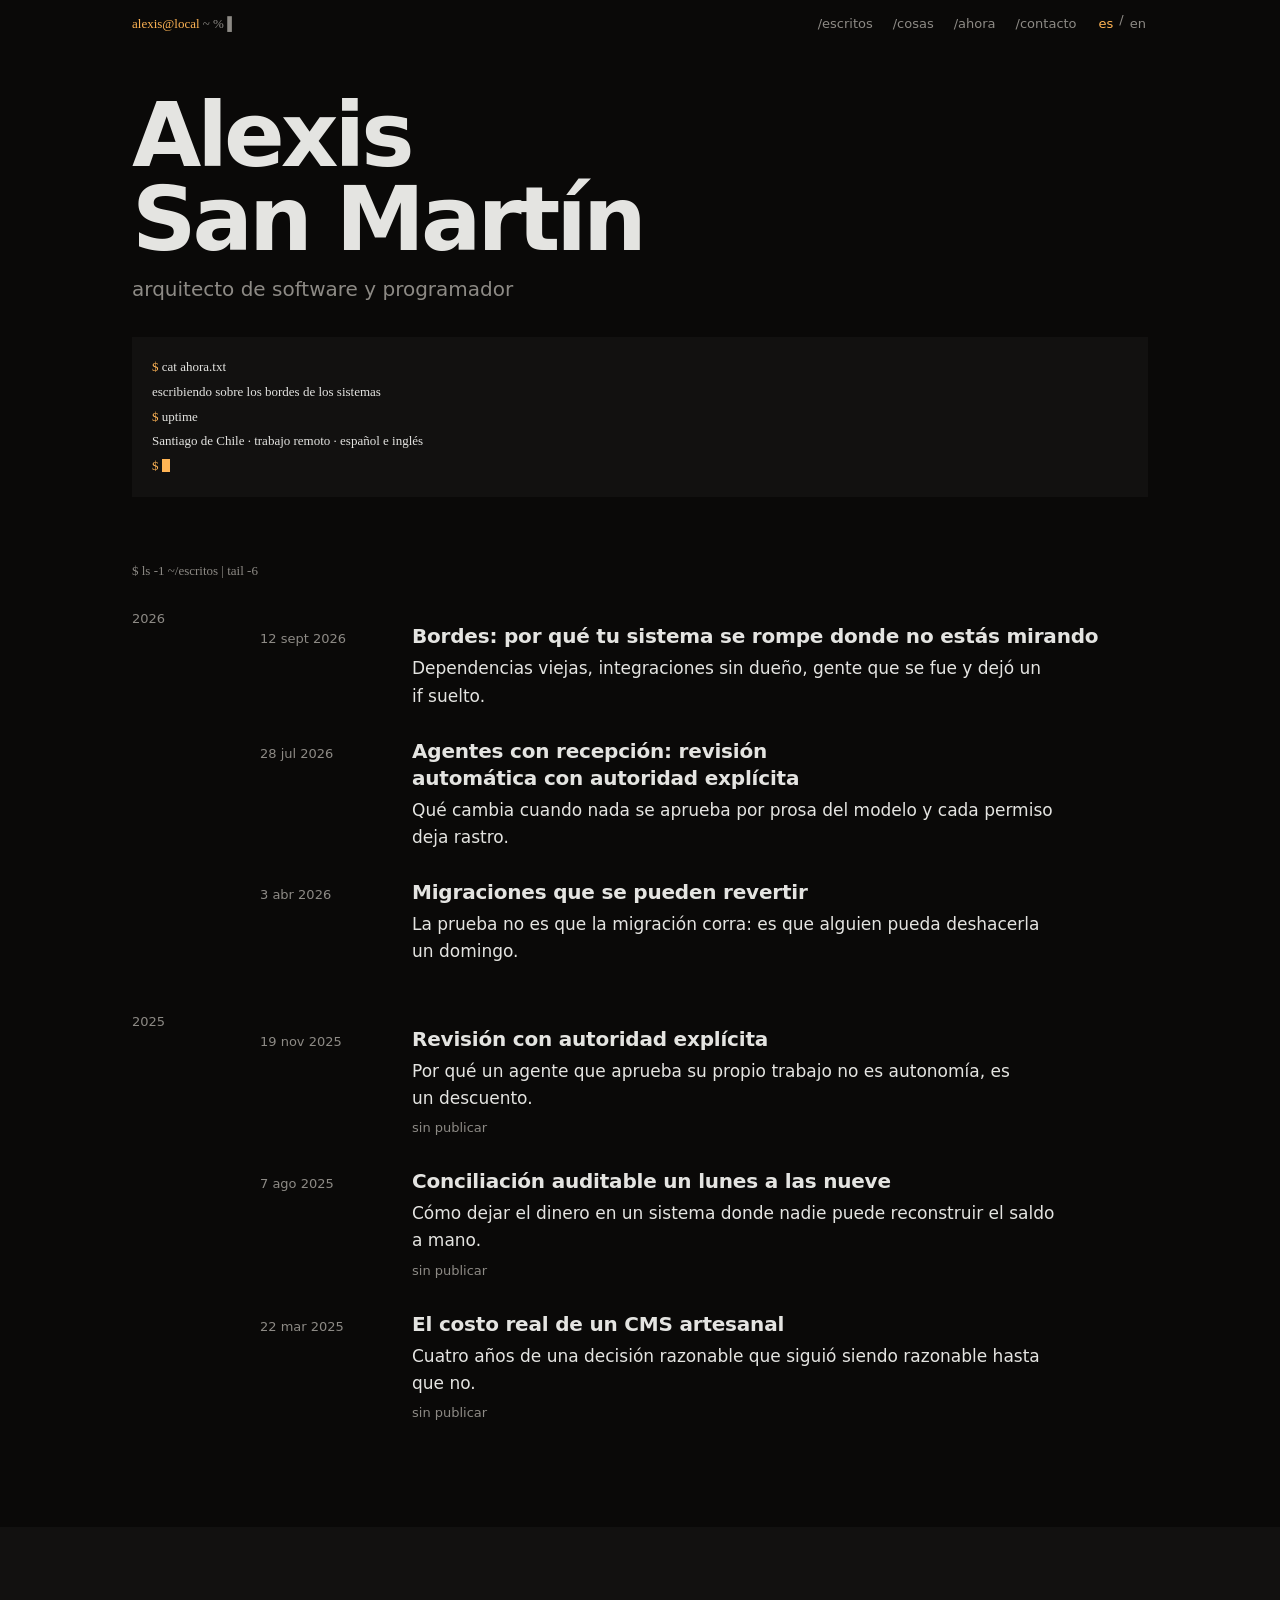
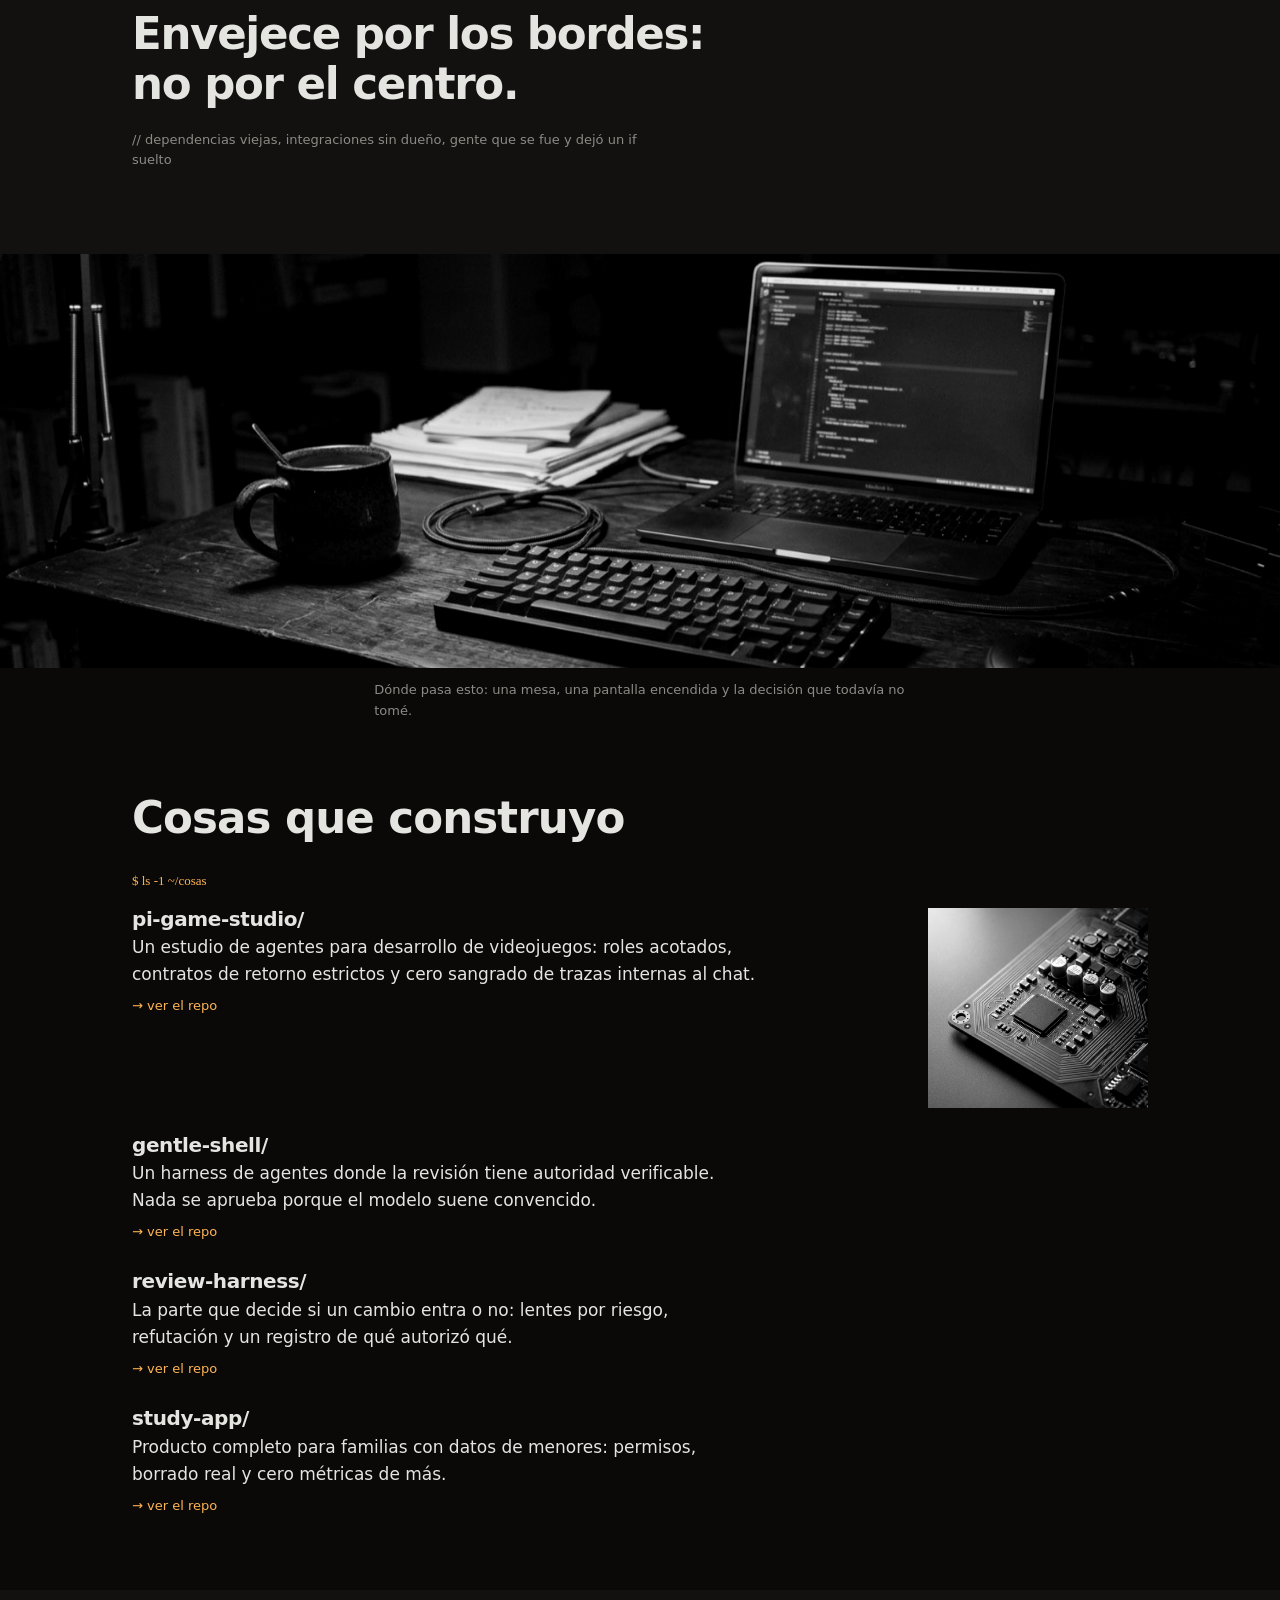
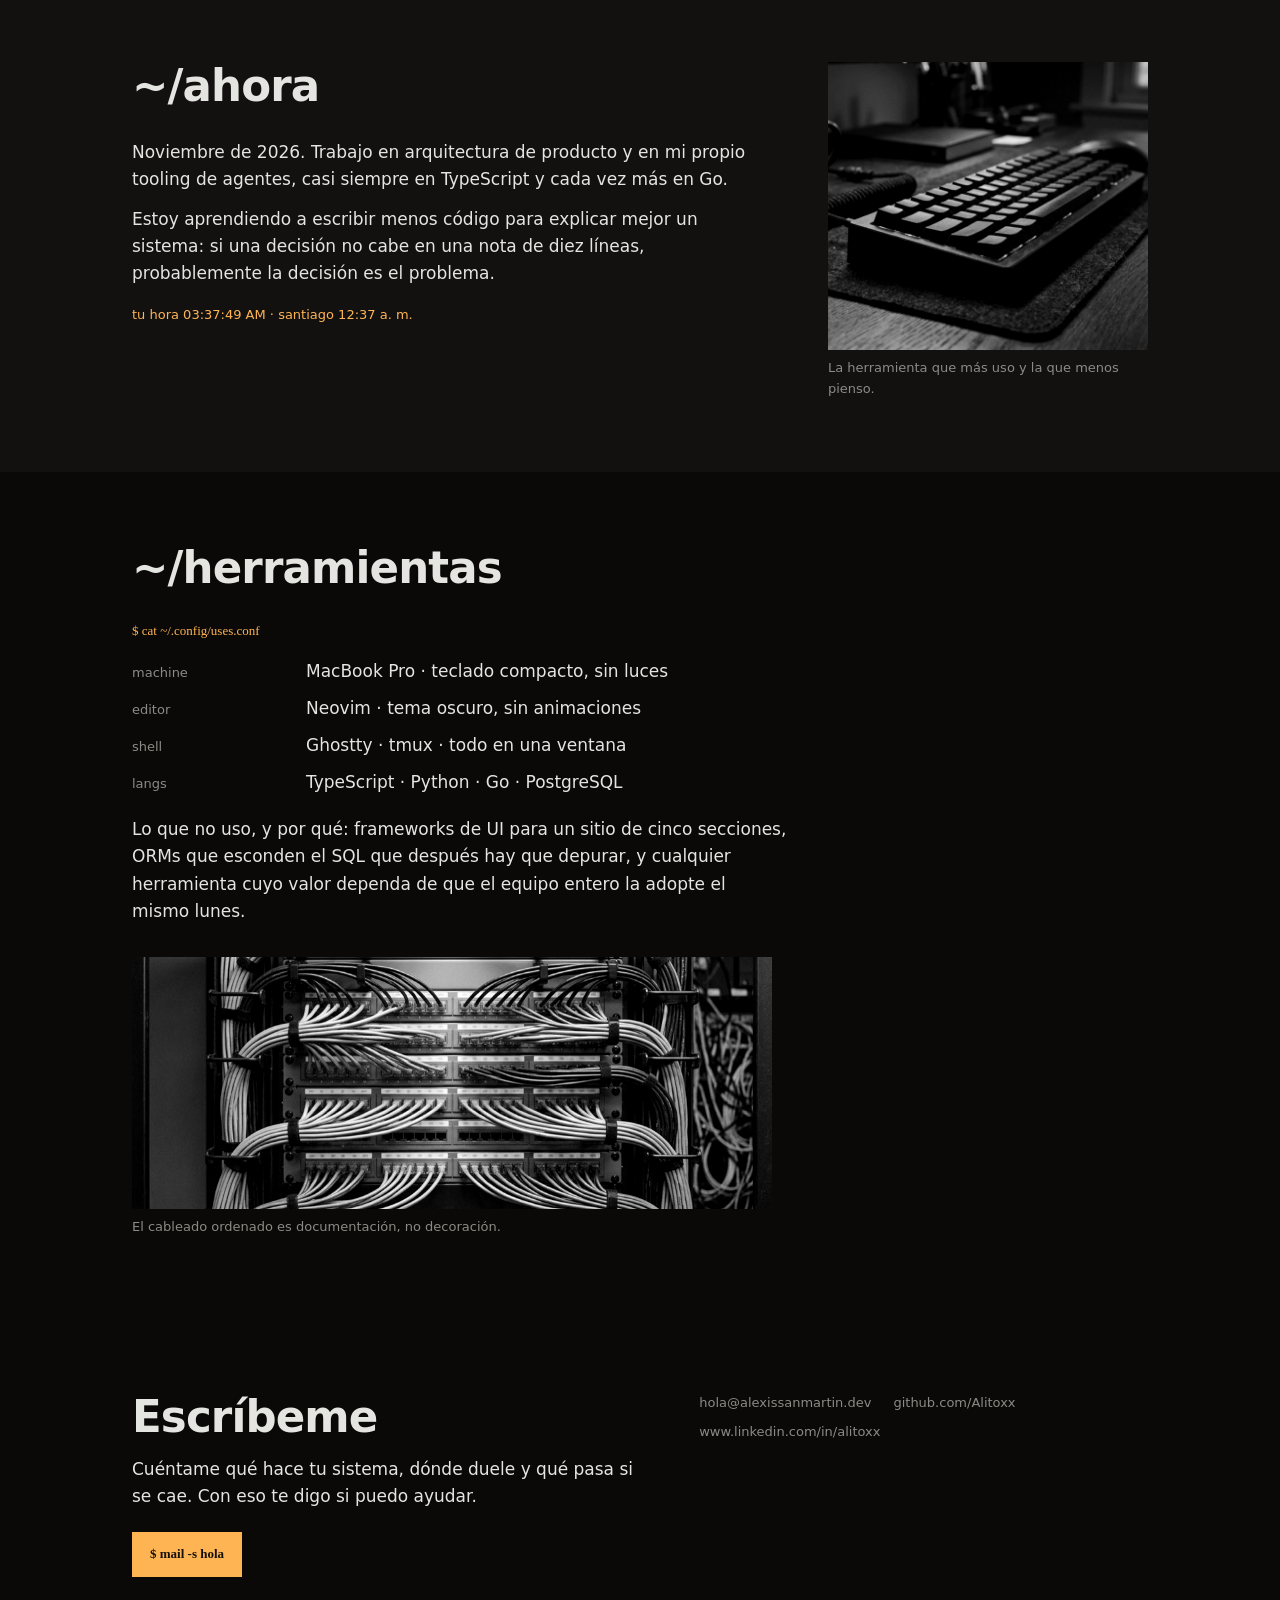
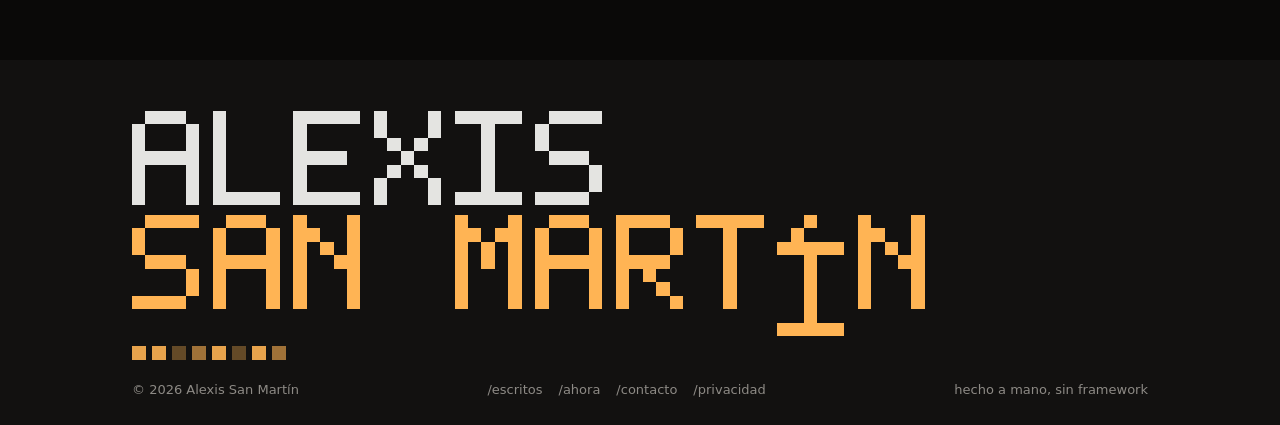
<file: index.html>
<!doctype html>
<html lang="es" data-lang="es">
<head>
<meta charset="utf-8">
<meta name="viewport" content="width=device-width, initial-scale=1">
<title>Alexis San Martín · arquitecto de software</title>
<meta name="description" content="Alexis San Martín, arquitecto de software y programador. Escritos sobre los bordes de los sistemas, cosas que construyo y en qué estoy ahora.">
<link rel="canonical" href="https://alitoxx.github.io/">
<meta property="og:type" content="website">
<meta property="og:site_name" content="Alexis San Martín">
<meta property="og:title" content="Alexis San Martín · arquitecto de software">
<meta property="og:description" content="Alexis San Martín, arquitecto de software y programador. Escritos sobre los bordes de los sistemas, cosas que construyo y en qué estoy ahora.">
<meta property="og:url" content="https://alitoxx.github.io/">
<meta property="og:image" content="https://alitoxx.github.io/assets/og.png">
<meta property="og:image:width" content="1200">
<meta property="og:image:height" content="630">
<meta property="og:image:alt" content="Alexis San Martín · arquitecto de software y programador">
<meta property="og:locale" content="es_CL">
<meta property="og:locale:alternate" content="en_US">
<meta name="twitter:card" content="summary_large_image">
<meta name="theme-color" content="#0a0908">
<link rel="icon" href="favicon.svg" type="image/svg+xml">
<link rel="stylesheet" href="styles/site.css">
<script src="scripts/site.js" defer></script>
</head>
<body>
<a class="skip" href="#contenido"><span class="es">Saltar al contenido</span><span class="en">Skip to content</span></a>
<header class="bar">
  <div class="bar__in">
    <p class="prompt"><code><b>alexis@local</b> ~ % <span aria-hidden="true">▌</span></code></p>
    <nav class="bar__nav" aria-label="Principal">
      <a href="/escritos/">/escritos</a>
      <a href="/#cosas">/cosas</a>
      <a href="/#ahora">/ahora</a>
      <a href="/#contacto">/contacto</a>
      <div class="lang" role="group" aria-label="Idioma / Language">
        <button type="button" data-set-lang="es" aria-pressed="true">es</button>
        <span aria-hidden="true">/</span>
        <button type="button" data-set-lang="en" aria-pressed="false">en</button>
      </div>
    </nav>
  </div>
</header>
<main id="contenido">
<section class="hero wrap" aria-labelledby="title">
    <h1 id="title">Alexis<br>San Martín</h1>
    <p class="hero__role"><span class="es">arquitecto de software y programador</span><span class="en">software architect and programmer</span></p>

    <pre class="term" aria-label="Sesión de terminal"><b>$</b> cat ahora.txt
<span class="es">escribiendo sobre los bordes de los sistemas</span><span class="en">writing about the edges of systems</span>
<b>$</b> uptime
<span class="es">Santiago de Chile · trabajo remoto · español e inglés</span><span class="en">Santiago, Chile · remote · Spanish and English</span>
<b>$</b> <span class="caret"></span></pre>
  </section>

  <section class="feed wrap" aria-labelledby="escritos-title">
    <h2 id="escritos-title" class="sr-only"><span class="es">Escritos</span><span class="en">Writing</span></h2>
    <p class="feed__label"><code><span class="es">$ ls -1 ~/escritos | tail -6</span><span class="en">$ ls -1 ~/writing | tail -6</span></code></p>
    <div class="year">
      <p class="year__label">2026</p>
      <div class="year__items">
        <article class="entry" data-reveal>
          <time datetime="2026-09-12">12 sept 2026</time>
          <div>
            <h3><a href="escritos/bordes.html"><span class="es">Bordes: por qué tu sistema se rompe donde no estás mirando</span><span class="en">Edges: why your system breaks where you are not looking</span></a></h3>
            <p><span class="es">Dependencias viejas, integraciones sin dueño, gente que se fue y dejó un if suelto.</span><span class="en">Stale dependencies, integrations nobody owns, people who left behind a stray if.</span></p>
          </div>
        </article>
        <article class="entry" data-reveal style="--d:60ms">
          <time datetime="2026-07-28">28 jul 2026</time>
          <div>
            <h3><a href="escritos/agentes-con-recepcion.html"><span class="es">Agentes con recepción: revisión automática con autoridad explícita</span><span class="en">Agents with a receipt: automated review with explicit authority</span></a></h3>
            <p><span class="es">Qué cambia cuando nada se aprueba por prosa del modelo y cada permiso deja rastro.</span><span class="en">What changes when nothing gets approved by model prose and every permission leaves a trace.</span></p>
          </div>
        </article>
        <article class="entry" data-reveal style="--d:120ms">
          <time datetime="2026-04-03">3 abr 2026</time>
          <div>
            <h3><a href="escritos/migraciones-revertibles.html"><span class="es">Migraciones que se pueden revertir</span><span class="en">Migrations you can roll back</span></a></h3>
            <p><span class="es">La prueba no es que la migración corra: es que alguien pueda deshacerla un domingo.</span><span class="en">The test is not that the migration runs: it is that someone can undo it on a Sunday.</span></p>
          </div>
        </article>
      </div>
    </div>
    <div class="year">
      <p class="year__label">2025</p>
      <div class="year__items">
        <article class="entry entry--unpublished" data-reveal>
          <time datetime="2025-11-19">19 nov 2025</time>
          <div>
            <h3><span class="es">Revisión con autoridad explícita</span><span class="en">Review with explicit authority</span></h3>
            <p><span class="es">Por qué un agente que aprueba su propio trabajo no es autonomía, es un descuento.</span><span class="en">Why an agent that approves its own work is not autonomy, it is a discount.</span></p>
            <span class="entry__state"><span class="es">sin publicar</span><span class="en">not published yet</span></span>
          </div>
        </article>
        <article class="entry entry--unpublished" data-reveal style="--d:60ms">
          <time datetime="2025-08-07">7 ago 2025</time>
          <div>
            <h3><span class="es">Conciliación auditable un lunes a las nueve</span><span class="en">Auditable reconciliation on a Monday at nine</span></h3>
            <p><span class="es">Cómo dejar el dinero en un sistema donde nadie puede reconstruir el saldo a mano.</span><span class="en">How to leave money in a system where nobody can rebuild the balance by hand.</span></p>
            <span class="entry__state"><span class="es">sin publicar</span><span class="en">not published yet</span></span>
          </div>
        </article>
        <article class="entry entry--unpublished" data-reveal style="--d:120ms">
          <time datetime="2025-03-22">22 mar 2025</time>
          <div>
            <h3><span class="es">El costo real de un CMS artesanal</span><span class="en">The real cost of a hand-rolled CMS</span></h3>
            <p><span class="es">Cuatro años de una decisión razonable que siguió siendo razonable hasta que no.</span><span class="en">Four years of a reasonable decision that stayed reasonable until it did not.</span></p>
            <span class="entry__state"><span class="es">sin publicar</span><span class="en">not published yet</span></span>
          </div>
        </article>
      </div>
    </div>
  </section>

  <section class="statement" aria-labelledby="tagline-title" data-words>
    <div class="wrap">
      <h2 id="tagline-title">
        <span class="es"><span class="w" style="--i:0">Envejece</span> <span class="w" style="--i:1">por</span> <span class="w" style="--i:2">los</span> <span class="w" style="--i:3">bordes:</span><br><span class="w" style="--i:4">no</span> <span class="w" style="--i:5">por</span> <span class="w" style="--i:6">el</span> <span class="w" style="--i:7">centro.</span></span>
        <span class="en"><span class="w" style="--i:0">It</span> <span class="w" style="--i:1">ages</span> <span class="w" style="--i:2">at</span> <span class="w" style="--i:3">the</span> <span class="w" style="--i:4">edges:</span><br><span class="w" style="--i:5">not</span> <span class="w" style="--i:6">at</span> <span class="w" style="--i:7">the</span> <span class="w" style="--i:8">center.</span></span>
      </h2>
      <footer><span class="es">// dependencias viejas, integraciones sin dueño, gente que se fue y dejó un if suelto</span><span class="en">// stale dependencies, integrations nobody owns, people who left behind a stray if</span></footer>
    </div>
  </section>

  <figure class="band">
    <img src="assets/foto/escritorio.jpg" alt="Escritorio de noche: una laptop encendida con código en la pantalla, un teclado mecánico, un cuaderno y una taza" width="1500" height="636" loading="lazy">
    <figcaption><span class="es">Dónde pasa esto: una mesa, una pantalla encendida y la decisión que todavía no tomé.</span><span class="en">Where this happens: a desk, a lit screen and the decision I have not made yet.</span></figcaption>
  </figure>

  <section class="sect wrap" id="cosas" aria-labelledby="cosas-title">
    <h2 id="cosas-title"><span class="es">Cosas que construyo</span><span class="en">Things I build</span></h2>
    <p class="sect__cmd"><code>$ ls -1 ~/cosas</code></p>
    <div class="things">
      <article class="thing" data-reveal>
        <div>
          <h3>pi-game-studio/</h3>
          <p><span class="es">Un estudio de agentes para desarrollo de videojuegos: roles acotados, contratos de retorno estrictos y cero sangrado de trazas internas al chat.</span><span class="en">An agent studio for game development: bounded roles, strict return contracts and no internal trace bleeding into the chat.</span></p>
          <a class="go" href="https://github.com/Alitoxx" rel="noopener"><span class="es">→ ver el repo</span><span class="en">→ see the repo</span></a>
        </div>
        <figure>
          <img src="assets/foto/placa.jpg" alt="Placa madre sobre una superficie gris, con un chip central, capacitores y pistas de cobre" width="928" height="1152" loading="lazy">
        </figure>
      </article>
      <article class="thing" data-reveal>
        <div>
          <h3>gentle-shell/</h3>
          <p><span class="es">Un harness de agentes donde la revisión tiene autoridad verificable. Nada se aprueba porque el modelo suene convencido.</span><span class="en">An agent harness where review carries verifiable authority. Nothing gets approved because the model sounds sure.</span></p>
          <a class="go" href="https://github.com/Alitoxx" rel="noopener"><span class="es">→ ver el repo</span><span class="en">→ see the repo</span></a>
        </div>
      </article>
      <article class="thing" data-reveal>
        <div>
          <h3>review-harness/</h3>
          <p><span class="es">La parte que decide si un cambio entra o no: lentes por riesgo, refutación y un registro de qué autorizó qué.</span><span class="en">The part that decides whether a change lands: risk lenses, refutation and a record of what authorised what.</span></p>
          <a class="go" href="https://github.com/Alitoxx" rel="noopener"><span class="es">→ ver el repo</span><span class="en">→ see the repo</span></a>
        </div>
      </article>
      <article class="thing" data-reveal>
        <div>
          <h3>study-app/</h3>
          <p><span class="es">Producto completo para familias con datos de menores: permisos, borrado real y cero métricas de más.</span><span class="en">A whole product for families with minors' data: permissions, real deletion and no extra analytics.</span></p>
          <a class="go" href="https://github.com/Alitoxx" rel="noopener"><span class="es">→ ver el repo</span><span class="en">→ see the repo</span></a>
        </div>
      </article>
    </div>
  </section>

  <section class="sect now" id="ahora" aria-labelledby="ahora-title">
    <div class="wrap now__in">
      <div>
        <h2 id="ahora-title">~/ahora</h2>
        <div class="now__note">
          <p><span class="es">Noviembre de 2026. Trabajo en arquitectura de producto y en mi propio tooling de agentes, casi siempre en TypeScript y cada vez más en Go.</span><span class="en">November 2026. I work on product architecture and on my own agent tooling, mostly in TypeScript and increasingly in Go.</span></p>
          <p><span class="es">Estoy aprendiendo a escribir menos código para explicar mejor un sistema: si una decisión no cabe en una nota de diez líneas, probablemente la decisión es el problema.</span><span class="en">I am learning to write less code in order to explain a system better: if a decision does not fit in a ten-line note, the decision is probably the problem.</span></p>
        </div>
        <p class="clock" id="clock"><span class="es">sincronizando hora local…</span><span class="en">syncing local time…</span></p>
      </div>
      <figure data-reveal>
        <img src="assets/foto/teclado.jpg" alt="Teclado mecánico visto desde un ángulo bajo, con luz cálida entre las teclas" width="880" height="590" loading="lazy">
        <figcaption><span class="es">La herramienta que más uso y la que menos pienso.</span><span class="en">The tool I use most and think about least.</span></figcaption>
      </figure>
    </div>
  </section>

  <section class="sect wrap" aria-labelledby="uses-title">
    <h2 id="uses-title">~/herramientas</h2>
    <p class="sect__cmd"><code>$ cat ~/.config/uses.conf</code></p>
    <dl class="uses">
      <div><dt>machine</dt><dd><span class="es">MacBook Pro · teclado compacto, sin luces</span><span class="en">MacBook Pro · compact keyboard, no lights</span></dd></div>
      <div><dt>editor</dt><dd><span class="es">Neovim · tema oscuro, sin animaciones</span><span class="en">Neovim · dark theme, no animations</span></dd></div>
      <div><dt>shell</dt><dd><span class="es">Ghostty · tmux · todo en una ventana</span><span class="en">Ghostty · tmux · everything in one window</span></dd></div>
      <div><dt>langs</dt><dd><span class="es">TypeScript · Python · Go · PostgreSQL</span><span class="en">TypeScript · Python · Go · PostgreSQL</span></dd></div>
    </dl>
    <p class="uses__opinion"><span class="es">Lo que no uso, y por qué: frameworks de UI para un sitio de cinco secciones, ORMs que esconden el SQL que después hay que depurar, y cualquier herramienta cuyo valor dependa de que el equipo entero la adopte el mismo lunes.</span><span class="en">What I do not use, and why: UI frameworks for a five-section site, ORMs that hide the SQL you later have to debug, and any tool whose value depends on the whole team adopting it the same Monday.</span></p>
    <figure class="uses__figure" data-reveal>
      <img src="assets/foto/panel.jpg" alt="Patch panel con los cables de red ordenados en filas" width="960" height="644" loading="lazy">
      <figcaption><span class="es">El cableado ordenado es documentación, no decoración.</span><span class="en">Ordered cabling is documentation, not decoration.</span></figcaption>
    </figure>
  </section>

  <section class="contact wrap" id="contacto" aria-labelledby="contacto-title">
    <div class="contact__grid">
      <div>
        <h2 id="contacto-title"><span class="es">Escríbeme</span><span class="en">Write to me</span></h2>
        <p><span class="es">Cuéntame qué hace tu sistema, dónde duele y qué pasa si se cae. Con eso te digo si puedo ayudar.</span><span class="en">Tell me what your system does, where it hurts and what happens if it falls over. With that I can tell you whether I can help.</span></p>
        <a class="btn" href="mailto:hola@alexissanmartin.dev?subject=Hola%20Alexis"><code><span class="es">$ mail -s hola</span><span class="en">$ mail -s hello</span></code></a>
      </div>
      <div><div class="contact__links">
          <a href="mailto:hola@alexissanmartin.dev">hola@alexissanmartin.dev</a>
          <a href="https://github.com/Alitoxx" rel="me noopener">github.com/Alitoxx</a>
          <a href="https://www.linkedin.com/in/alitoxx" rel="me noopener">www.linkedin.com/in/alitoxx</a>
        </div></div>
    </div>
  </section>
</main>
<footer class="site">
  <div class="wrap">
    <svg class="word word--a" viewBox="0 0 35 7" aria-hidden="true" focusable="false"><path d="M1 0h3v1h-3zM0 1h1v1h-1zM4 1h1v1h-1zM0 2h1v1h-1zM4 2h1v1h-1zM0 3h5v1h-5zM0 4h1v1h-1zM4 4h1v1h-1zM0 5h1v1h-1zM4 5h1v1h-1zM0 6h1v1h-1zM4 6h1v1h-1zM6 0h1v1h-1zM6 1h1v1h-1zM6 2h1v1h-1zM6 3h1v1h-1zM6 4h1v1h-1zM6 5h1v1h-1zM6 6h5v1h-5zM12 0h5v1h-5zM12 1h1v1h-1zM12 2h1v1h-1zM12 3h4v1h-4zM12 4h1v1h-1zM12 5h1v1h-1zM12 6h5v1h-5zM18 0h1v1h-1zM22 0h1v1h-1zM18 1h1v1h-1zM22 1h1v1h-1zM19 2h1v1h-1zM21 2h1v1h-1zM20 3h1v1h-1zM19 4h1v1h-1zM21 4h1v1h-1zM18 5h1v1h-1zM22 5h1v1h-1zM18 6h1v1h-1zM22 6h1v1h-1zM24 0h5v1h-5zM26 1h1v1h-1zM26 2h1v1h-1zM26 3h1v1h-1zM26 4h1v1h-1zM26 5h1v1h-1zM24 6h5v1h-5zM31 0h4v1h-4zM30 1h1v1h-1zM30 2h1v1h-1zM31 3h3v1h-3zM34 4h1v1h-1zM34 5h1v1h-1zM30 6h4v1h-4z"/></svg>
    <svg class="word word--b" viewBox="0 0 59 9" aria-hidden="true" focusable="false"><path d="M1 0h4v1h-4zM0 1h1v1h-1zM0 2h1v1h-1zM1 3h3v1h-3zM4 4h1v1h-1zM4 5h1v1h-1zM0 6h4v1h-4zM7 0h3v1h-3zM6 1h1v1h-1zM10 1h1v1h-1zM6 2h1v1h-1zM10 2h1v1h-1zM6 3h5v1h-5zM6 4h1v1h-1zM10 4h1v1h-1zM6 5h1v1h-1zM10 5h1v1h-1zM6 6h1v1h-1zM10 6h1v1h-1zM12 0h1v1h-1zM16 0h1v1h-1zM12 1h2v1h-2zM16 1h1v1h-1zM12 2h1v1h-1zM14 2h1v1h-1zM16 2h1v1h-1zM12 3h1v1h-1zM15 3h2v1h-2zM12 4h1v1h-1zM16 4h1v1h-1zM12 5h1v1h-1zM16 5h1v1h-1zM12 6h1v1h-1zM16 6h1v1h-1zM24 0h1v1h-1zM28 0h1v1h-1zM24 1h2v1h-2zM27 1h2v1h-2zM24 2h1v1h-1zM26 2h1v1h-1zM28 2h1v1h-1zM24 3h1v1h-1zM26 3h1v1h-1zM28 3h1v1h-1zM24 4h1v1h-1zM28 4h1v1h-1zM24 5h1v1h-1zM28 5h1v1h-1zM24 6h1v1h-1zM28 6h1v1h-1zM31 0h3v1h-3zM30 1h1v1h-1zM34 1h1v1h-1zM30 2h1v1h-1zM34 2h1v1h-1zM30 3h5v1h-5zM30 4h1v1h-1zM34 4h1v1h-1zM30 5h1v1h-1zM34 5h1v1h-1zM30 6h1v1h-1zM34 6h1v1h-1zM36 0h4v1h-4zM36 1h1v1h-1zM40 1h1v1h-1zM36 2h1v1h-1zM40 2h1v1h-1zM36 3h4v1h-4zM36 4h1v1h-1zM38 4h1v1h-1zM36 5h1v1h-1zM39 5h1v1h-1zM36 6h1v1h-1zM40 6h1v1h-1zM42 0h5v1h-5zM44 1h1v1h-1zM44 2h1v1h-1zM44 3h1v1h-1zM44 4h1v1h-1zM44 5h1v1h-1zM44 6h1v1h-1zM50 0h1v1h-1zM49 1h1v1h-1zM48 2h5v1h-5zM50 3h1v1h-1zM50 4h1v1h-1zM50 5h1v1h-1zM50 6h1v1h-1zM50 7h1v1h-1zM48 8h5v1h-5zM54 0h1v1h-1zM58 0h1v1h-1zM54 1h2v1h-2zM58 1h1v1h-1zM54 2h1v1h-1zM56 2h1v1h-1zM58 2h1v1h-1zM54 3h1v1h-1zM57 3h2v1h-2zM54 4h1v1h-1zM58 4h1v1h-1zM54 5h1v1h-1zM58 5h1v1h-1zM54 6h1v1h-1zM58 6h1v1h-1z"/></svg>
    <div class="foot__strip" aria-hidden="true">
      <span></span><span></span><span></span><span></span><span></span><span></span><span></span><span></span>
    </div>
    <div class="foot__meta">
      <span>© 2026 Alexis San Martín</span>
      <nav aria-label="Pie">
        <a href="escritos/">/escritos</a>
        <a href="#ahora">/ahora</a>
        <a href="#contacto">/contacto</a>
        <a href="privacidad.html"><span class="es">/privacidad</span><span class="en">/privacy</span></a>
      </nav>
      <span><span class="es">hecho a mano, sin framework</span><span class="en">handmade, no framework</span></span>
    </div>
  </div>
</footer>
</body>
</html>
</file>
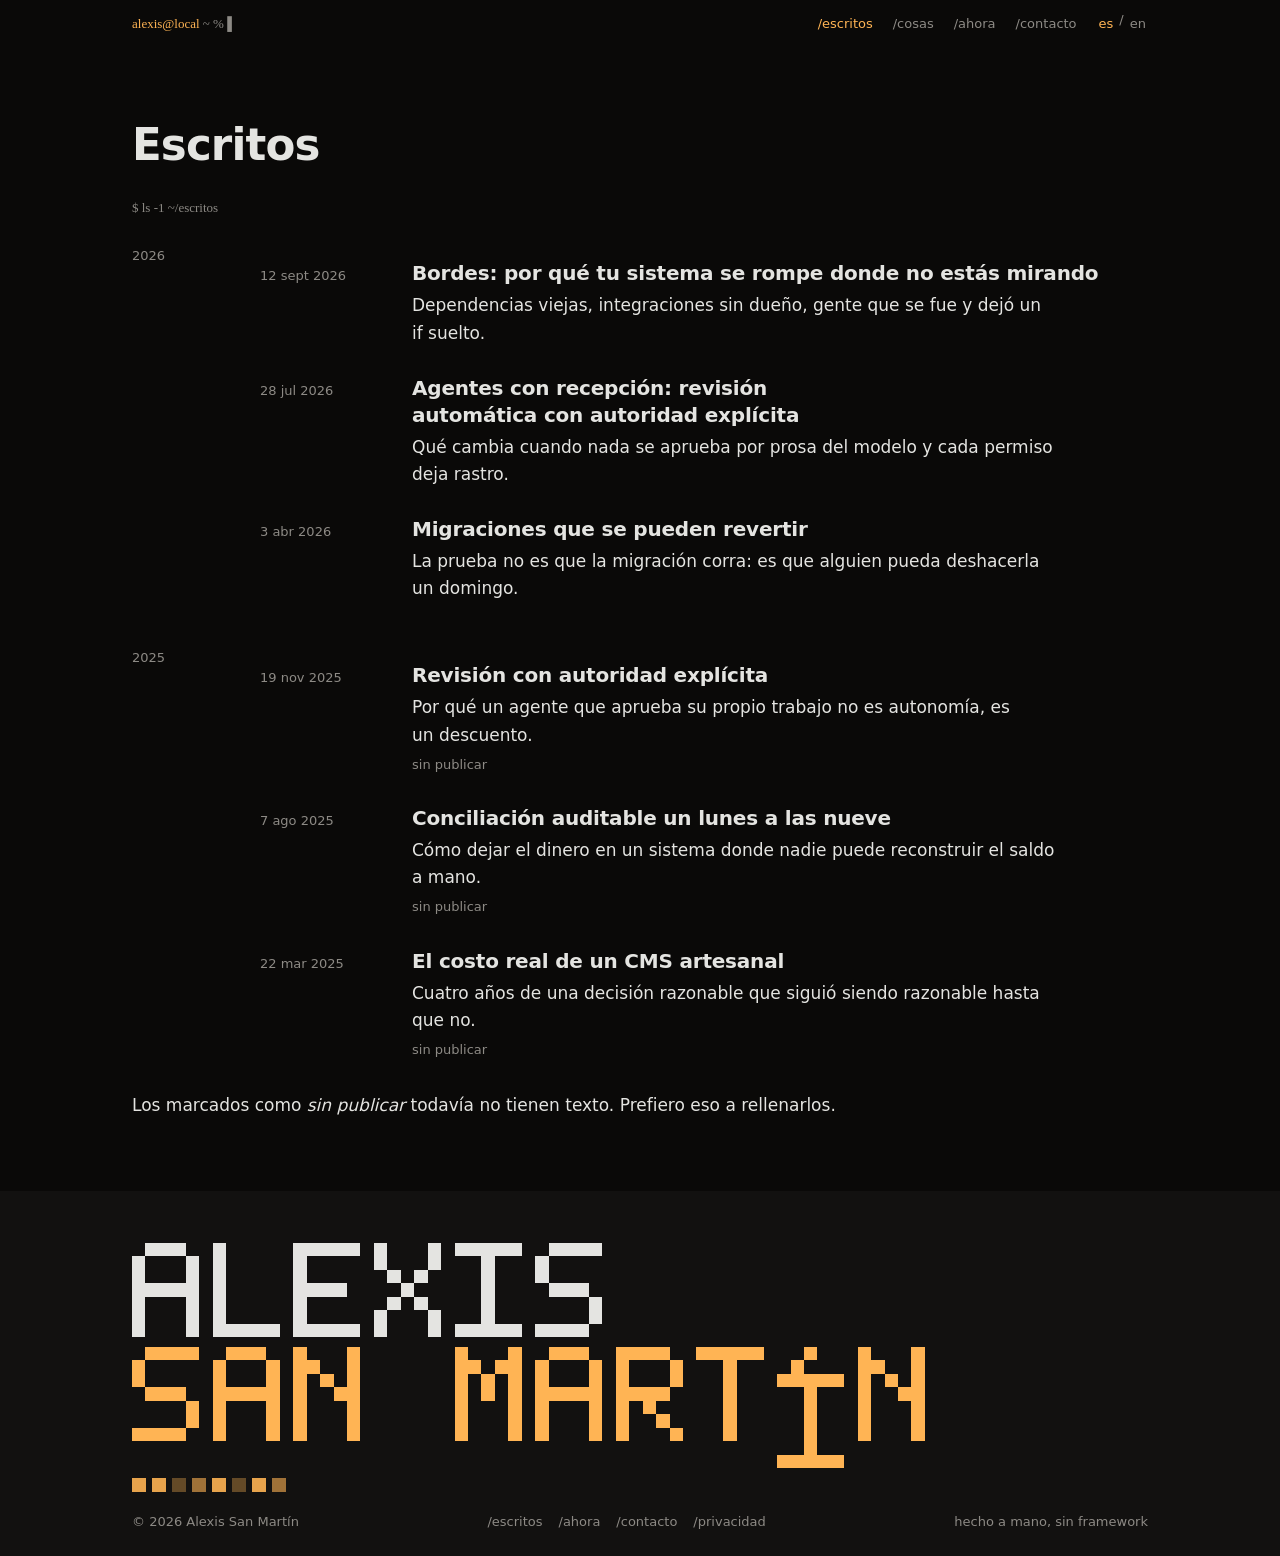
<file: escritos/index.html>
<!doctype html>
<html lang="es" data-lang="es">
<head>
<meta charset="utf-8">
<meta name="viewport" content="width=device-width, initial-scale=1">
<title>Escritos · Alexis San Martín</title>
<meta name="description" content="Todos los textos, del más nuevo al más viejo.">
<link rel="canonical" href="https://alitoxx.github.io/escritos/">
<meta property="og:type" content="website">
<meta property="og:site_name" content="Alexis San Martín">
<meta property="og:title" content="Escritos">
<meta property="og:description" content="Todos los textos, del más nuevo al más viejo.">
<meta property="og:url" content="https://alitoxx.github.io/escritos/">
<meta property="og:image" content="https://alitoxx.github.io/assets/og.png">
<meta property="og:image:width" content="1200">
<meta property="og:image:height" content="630">
<meta property="og:image:alt" content="Alexis San Martín · arquitecto de software y programador">
<meta property="og:locale" content="es_CL">
<meta property="og:locale:alternate" content="en_US">
<meta name="twitter:card" content="summary_large_image">
<meta name="theme-color" content="#0a0908">
<link rel="icon" href="../favicon.svg" type="image/svg+xml">
<link rel="stylesheet" href="../styles/site.css">
<script src="../scripts/site.js" defer></script>
</head>
<body>
<a class="skip" href="#contenido"><span class="es">Saltar al contenido</span><span class="en">Skip to content</span></a>
<header class="bar">
  <div class="bar__in">
    <p class="prompt"><code><b>alexis@local</b> ~ % <span aria-hidden="true">▌</span></code></p>
    <nav class="bar__nav" aria-label="Principal">
      <a href="/escritos/" aria-current="page">/escritos</a>
      <a href="/#cosas">/cosas</a>
      <a href="/#ahora">/ahora</a>
      <a href="/#contacto">/contacto</a>
      <div class="lang" role="group" aria-label="Idioma / Language">
        <button type="button" data-set-lang="es" aria-pressed="true">es</button>
        <span aria-hidden="true">/</span>
        <button type="button" data-set-lang="en" aria-pressed="false">en</button>
      </div>
    </nav>
  </div>
</header>
<main id="contenido">
<section class="sect wrap" aria-labelledby="escritos-title">
    <h2 id="escritos-title"><span class="es">Escritos</span><span class="en">Writing</span></h2>
    <p class="feed__label"><code><span class="es">$ ls -1 ~/escritos</span><span class="en">$ ls -1 ~/writing</span></code></p>
    <div class="year">
      <p class="year__label">2026</p>
      <div class="year__items">
        <article class="entry" data-reveal>
          <time datetime="2026-09-12">12 sept 2026</time>
          <div>
            <h3><a href="bordes.html"><span class="es">Bordes: por qué tu sistema se rompe donde no estás mirando</span><span class="en">Edges: why your system breaks where you are not looking</span></a></h3>
            <p><span class="es">Dependencias viejas, integraciones sin dueño, gente que se fue y dejó un if suelto.</span><span class="en">Stale dependencies, integrations nobody owns, people who left behind a stray if.</span></p>
          </div>
        </article>
        <article class="entry" data-reveal>
          <time datetime="2026-07-28">28 jul 2026</time>
          <div>
            <h3><a href="agentes-con-recepcion.html"><span class="es">Agentes con recepción: revisión automática con autoridad explícita</span><span class="en">Agents with a receipt: automated review with explicit authority</span></a></h3>
            <p><span class="es">Qué cambia cuando nada se aprueba por prosa del modelo y cada permiso deja rastro.</span><span class="en">What changes when nothing gets approved by model prose and every permission leaves a trace.</span></p>
          </div>
        </article>
        <article class="entry" data-reveal>
          <time datetime="2026-04-03">3 abr 2026</time>
          <div>
            <h3><a href="migraciones-revertibles.html"><span class="es">Migraciones que se pueden revertir</span><span class="en">Migrations you can roll back</span></a></h3>
            <p><span class="es">La prueba no es que la migración corra: es que alguien pueda deshacerla un domingo.</span><span class="en">The test is not that the migration runs: it is that someone can undo it on a Sunday.</span></p>
          </div>
        </article>
      </div>
    </div>
    <div class="year">
      <p class="year__label">2025</p>
      <div class="year__items">
        <article class="entry entry--unpublished" data-reveal>
          <time datetime="2025-11-19">19 nov 2025</time>
          <div>
            <h3><span class="es">Revisión con autoridad explícita</span><span class="en">Review with explicit authority</span></h3>
            <p><span class="es">Por qué un agente que aprueba su propio trabajo no es autonomía, es un descuento.</span><span class="en">Why an agent that approves its own work is not autonomy, it is a discount.</span></p>
            <span class="entry__state"><span class="es">sin publicar</span><span class="en">not published yet</span></span>
          </div>
        </article>
        <article class="entry entry--unpublished" data-reveal>
          <time datetime="2025-08-07">7 ago 2025</time>
          <div>
            <h3><span class="es">Conciliación auditable un lunes a las nueve</span><span class="en">Auditable reconciliation on a Monday at nine</span></h3>
            <p><span class="es">Cómo dejar el dinero en un sistema donde nadie puede reconstruir el saldo a mano.</span><span class="en">How to leave money in a system where nobody can rebuild the balance by hand.</span></p>
            <span class="entry__state"><span class="es">sin publicar</span><span class="en">not published yet</span></span>
          </div>
        </article>
        <article class="entry entry--unpublished" data-reveal>
          <time datetime="2025-03-22">22 mar 2025</time>
          <div>
            <h3><span class="es">El costo real de un CMS artesanal</span><span class="en">The real cost of a hand-rolled CMS</span></h3>
            <p><span class="es">Cuatro años de una decisión razonable que siguió siendo razonable hasta que no.</span><span class="en">Four years of a reasonable decision that stayed reasonable until it did not.</span></p>
            <span class="entry__state"><span class="es">sin publicar</span><span class="en">not published yet</span></span>
          </div>
        </article>
      </div>
    </div>
    <p class="feed__more"><span class="es">Los marcados como <em>sin publicar</em> todavía no tienen texto. Prefiero eso a rellenarlos.</span><span class="en">Those marked <em>not published yet</em> have no text yet. I prefer that to filling them in.</span></p>
  </section>
</main>
<footer class="site">
  <div class="wrap">
    <svg class="word word--a" viewBox="0 0 35 7" aria-hidden="true" focusable="false"><path d="M1 0h3v1h-3zM0 1h1v1h-1zM4 1h1v1h-1zM0 2h1v1h-1zM4 2h1v1h-1zM0 3h5v1h-5zM0 4h1v1h-1zM4 4h1v1h-1zM0 5h1v1h-1zM4 5h1v1h-1zM0 6h1v1h-1zM4 6h1v1h-1zM6 0h1v1h-1zM6 1h1v1h-1zM6 2h1v1h-1zM6 3h1v1h-1zM6 4h1v1h-1zM6 5h1v1h-1zM6 6h5v1h-5zM12 0h5v1h-5zM12 1h1v1h-1zM12 2h1v1h-1zM12 3h4v1h-4zM12 4h1v1h-1zM12 5h1v1h-1zM12 6h5v1h-5zM18 0h1v1h-1zM22 0h1v1h-1zM18 1h1v1h-1zM22 1h1v1h-1zM19 2h1v1h-1zM21 2h1v1h-1zM20 3h1v1h-1zM19 4h1v1h-1zM21 4h1v1h-1zM18 5h1v1h-1zM22 5h1v1h-1zM18 6h1v1h-1zM22 6h1v1h-1zM24 0h5v1h-5zM26 1h1v1h-1zM26 2h1v1h-1zM26 3h1v1h-1zM26 4h1v1h-1zM26 5h1v1h-1zM24 6h5v1h-5zM31 0h4v1h-4zM30 1h1v1h-1zM30 2h1v1h-1zM31 3h3v1h-3zM34 4h1v1h-1zM34 5h1v1h-1zM30 6h4v1h-4z"/></svg>
    <svg class="word word--b" viewBox="0 0 59 9" aria-hidden="true" focusable="false"><path d="M1 0h4v1h-4zM0 1h1v1h-1zM0 2h1v1h-1zM1 3h3v1h-3zM4 4h1v1h-1zM4 5h1v1h-1zM0 6h4v1h-4zM7 0h3v1h-3zM6 1h1v1h-1zM10 1h1v1h-1zM6 2h1v1h-1zM10 2h1v1h-1zM6 3h5v1h-5zM6 4h1v1h-1zM10 4h1v1h-1zM6 5h1v1h-1zM10 5h1v1h-1zM6 6h1v1h-1zM10 6h1v1h-1zM12 0h1v1h-1zM16 0h1v1h-1zM12 1h2v1h-2zM16 1h1v1h-1zM12 2h1v1h-1zM14 2h1v1h-1zM16 2h1v1h-1zM12 3h1v1h-1zM15 3h2v1h-2zM12 4h1v1h-1zM16 4h1v1h-1zM12 5h1v1h-1zM16 5h1v1h-1zM12 6h1v1h-1zM16 6h1v1h-1zM24 0h1v1h-1zM28 0h1v1h-1zM24 1h2v1h-2zM27 1h2v1h-2zM24 2h1v1h-1zM26 2h1v1h-1zM28 2h1v1h-1zM24 3h1v1h-1zM26 3h1v1h-1zM28 3h1v1h-1zM24 4h1v1h-1zM28 4h1v1h-1zM24 5h1v1h-1zM28 5h1v1h-1zM24 6h1v1h-1zM28 6h1v1h-1zM31 0h3v1h-3zM30 1h1v1h-1zM34 1h1v1h-1zM30 2h1v1h-1zM34 2h1v1h-1zM30 3h5v1h-5zM30 4h1v1h-1zM34 4h1v1h-1zM30 5h1v1h-1zM34 5h1v1h-1zM30 6h1v1h-1zM34 6h1v1h-1zM36 0h4v1h-4zM36 1h1v1h-1zM40 1h1v1h-1zM36 2h1v1h-1zM40 2h1v1h-1zM36 3h4v1h-4zM36 4h1v1h-1zM38 4h1v1h-1zM36 5h1v1h-1zM39 5h1v1h-1zM36 6h1v1h-1zM40 6h1v1h-1zM42 0h5v1h-5zM44 1h1v1h-1zM44 2h1v1h-1zM44 3h1v1h-1zM44 4h1v1h-1zM44 5h1v1h-1zM44 6h1v1h-1zM50 0h1v1h-1zM49 1h1v1h-1zM48 2h5v1h-5zM50 3h1v1h-1zM50 4h1v1h-1zM50 5h1v1h-1zM50 6h1v1h-1zM50 7h1v1h-1zM48 8h5v1h-5zM54 0h1v1h-1zM58 0h1v1h-1zM54 1h2v1h-2zM58 1h1v1h-1zM54 2h1v1h-1zM56 2h1v1h-1zM58 2h1v1h-1zM54 3h1v1h-1zM57 3h2v1h-2zM54 4h1v1h-1zM58 4h1v1h-1zM54 5h1v1h-1zM58 5h1v1h-1zM54 6h1v1h-1zM58 6h1v1h-1z"/></svg>
    <div class="foot__strip" aria-hidden="true">
      <span></span><span></span><span></span><span></span><span></span><span></span><span></span><span></span>
    </div>
    <div class="foot__meta">
      <span>© 2026 Alexis San Martín</span>
      <nav aria-label="Pie">
        <a href="../escritos/">/escritos</a>
        <a href="../#ahora">/ahora</a>
        <a href="../#contacto">/contacto</a>
        <a href="../privacidad.html"><span class="es">/privacidad</span><span class="en">/privacy</span></a>
      </nav>
      <span><span class="es">hecho a mano, sin framework</span><span class="en">handmade, no framework</span></span>
    </div>
  </div>
</footer>
</body>
</html>
</file>
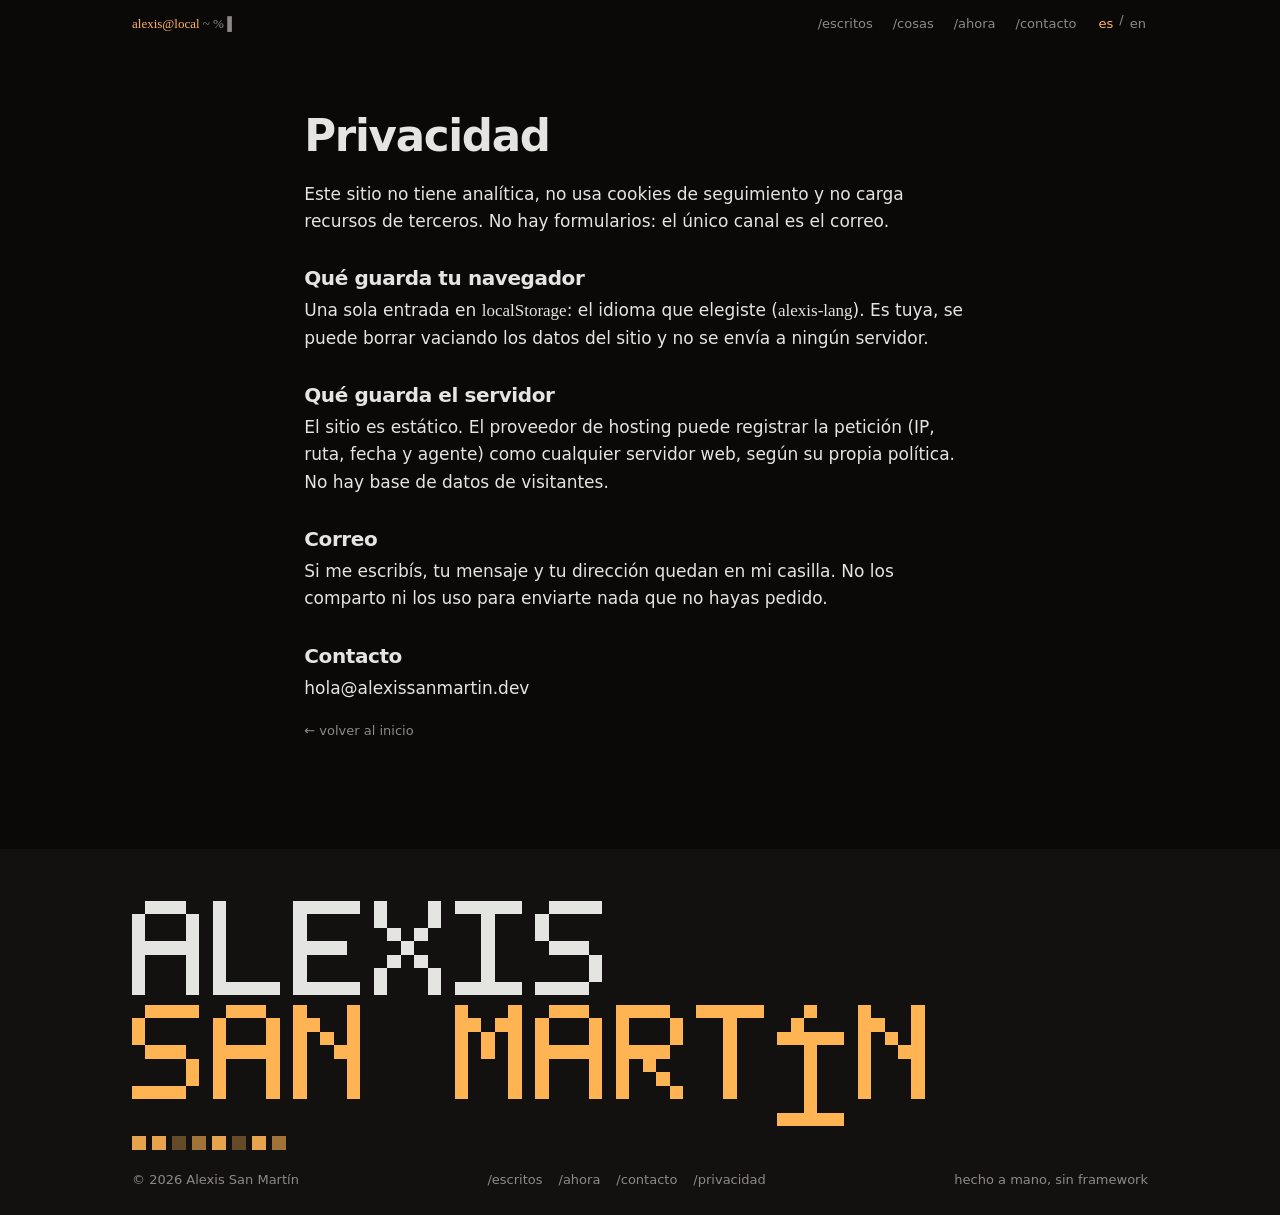
<file: privacidad.html>
<!doctype html>
<html lang="es" data-lang="es">
<head>
<meta charset="utf-8">
<meta name="viewport" content="width=device-width, initial-scale=1">
<title>Privacidad · Alexis San Martín</title>
<meta name="description" content="Qué datos recibe este sitio y cuáles no. Sin analítica, sin cookies de seguimiento, sin terceros.">
<link rel="canonical" href="https://alitoxx.github.io/privacidad.html">
<meta property="og:type" content="website">
<meta property="og:site_name" content="Alexis San Martín">
<meta property="og:title" content="Privacidad">
<meta property="og:description" content="Qué datos recibe este sitio y cuáles no. Sin analítica, sin cookies de seguimiento, sin terceros.">
<meta property="og:url" content="https://alitoxx.github.io/privacidad.html">
<meta property="og:image" content="https://alitoxx.github.io/assets/og.png">
<meta property="og:image:width" content="1200">
<meta property="og:image:height" content="630">
<meta property="og:image:alt" content="Alexis San Martín · arquitecto de software y programador">
<meta property="og:locale" content="es_CL">
<meta property="og:locale:alternate" content="en_US">
<meta name="twitter:card" content="summary_large_image">
<meta name="theme-color" content="#0a0908">
<link rel="icon" href="favicon.svg" type="image/svg+xml">
<link rel="stylesheet" href="styles/site.css">
<script src="scripts/site.js" defer></script>
</head>
<body>
<a class="skip" href="#contenido"><span class="es">Saltar al contenido</span><span class="en">Skip to content</span></a>
<header class="bar">
  <div class="bar__in">
    <p class="prompt"><code><b>alexis@local</b> ~ % <span aria-hidden="true">▌</span></code></p>
    <nav class="bar__nav" aria-label="Principal">
      <a href="/escritos/">/escritos</a>
      <a href="/#cosas">/cosas</a>
      <a href="/#ahora">/ahora</a>
      <a href="/#contacto">/contacto</a>
      <div class="lang" role="group" aria-label="Idioma / Language">
        <button type="button" data-set-lang="es" aria-pressed="true">es</button>
        <span aria-hidden="true">/</span>
        <button type="button" data-set-lang="en" aria-pressed="false">en</button>
      </div>
    </nav>
  </div>
</header>
<main id="contenido">
<section class="plain wrap">
    <h1><span class="es">Privacidad</span><span class="en">Privacy</span></h1>
    <p><span class="es">Este sitio no tiene analítica, no usa cookies de seguimiento y no carga recursos de terceros. No hay formularios: el único canal es el correo.</span><span class="en">This site has no analytics, no tracking cookies and no third-party resources. There are no forms: the only channel is email.</span></p>

    <h2><span class="es">Qué guarda tu navegador</span><span class="en">What your browser stores</span></h2>
    <p><span class="es">Una sola entrada en <code>localStorage</code>: el idioma que elegiste (<code>alexis-lang</code>). Es tuya, se puede borrar vaciando los datos del sitio y no se envía a ningún servidor.</span><span class="en">A single <code>localStorage</code> entry: the language you chose (<code>alexis-lang</code>). It is yours, it can be deleted by clearing site data, and it is never sent to any server.</span></p>

    <h2><span class="es">Qué guarda el servidor</span><span class="en">What the server stores</span></h2>
    <p><span class="es">El sitio es estático. El proveedor de hosting puede registrar la petición (IP, ruta, fecha y agente) como cualquier servidor web, según su propia política. No hay base de datos de visitantes.</span><span class="en">The site is static. The hosting provider may log the request (IP, path, date and user agent) like any web server, under its own policy. There is no visitor database.</span></p>

    <h2><span class="es">Correo</span><span class="en">Email</span></h2>
    <p><span class="es">Si me escribís, tu mensaje y tu dirección quedan en mi casilla. No los comparto ni los uso para enviarte nada que no hayas pedido.</span><span class="en">If you write to me, your message and address stay in my inbox. I do not share them and I do not use them to send you anything you did not ask for.</span></p>

    <h2><span class="es">Contacto</span><span class="en">Contact</span></h2>
    <p><a href="mailto:hola@alexissanmartin.dev">hola@alexissanmartin.dev</a></p>
    <p><a class="article__back" href="/"><span class="es">← volver al inicio</span><span class="en">← back home</span></a></p>
  </section>
</main>
<footer class="site">
  <div class="wrap">
    <svg class="word word--a" viewBox="0 0 35 7" aria-hidden="true" focusable="false"><path d="M1 0h3v1h-3zM0 1h1v1h-1zM4 1h1v1h-1zM0 2h1v1h-1zM4 2h1v1h-1zM0 3h5v1h-5zM0 4h1v1h-1zM4 4h1v1h-1zM0 5h1v1h-1zM4 5h1v1h-1zM0 6h1v1h-1zM4 6h1v1h-1zM6 0h1v1h-1zM6 1h1v1h-1zM6 2h1v1h-1zM6 3h1v1h-1zM6 4h1v1h-1zM6 5h1v1h-1zM6 6h5v1h-5zM12 0h5v1h-5zM12 1h1v1h-1zM12 2h1v1h-1zM12 3h4v1h-4zM12 4h1v1h-1zM12 5h1v1h-1zM12 6h5v1h-5zM18 0h1v1h-1zM22 0h1v1h-1zM18 1h1v1h-1zM22 1h1v1h-1zM19 2h1v1h-1zM21 2h1v1h-1zM20 3h1v1h-1zM19 4h1v1h-1zM21 4h1v1h-1zM18 5h1v1h-1zM22 5h1v1h-1zM18 6h1v1h-1zM22 6h1v1h-1zM24 0h5v1h-5zM26 1h1v1h-1zM26 2h1v1h-1zM26 3h1v1h-1zM26 4h1v1h-1zM26 5h1v1h-1zM24 6h5v1h-5zM31 0h4v1h-4zM30 1h1v1h-1zM30 2h1v1h-1zM31 3h3v1h-3zM34 4h1v1h-1zM34 5h1v1h-1zM30 6h4v1h-4z"/></svg>
    <svg class="word word--b" viewBox="0 0 59 9" aria-hidden="true" focusable="false"><path d="M1 0h4v1h-4zM0 1h1v1h-1zM0 2h1v1h-1zM1 3h3v1h-3zM4 4h1v1h-1zM4 5h1v1h-1zM0 6h4v1h-4zM7 0h3v1h-3zM6 1h1v1h-1zM10 1h1v1h-1zM6 2h1v1h-1zM10 2h1v1h-1zM6 3h5v1h-5zM6 4h1v1h-1zM10 4h1v1h-1zM6 5h1v1h-1zM10 5h1v1h-1zM6 6h1v1h-1zM10 6h1v1h-1zM12 0h1v1h-1zM16 0h1v1h-1zM12 1h2v1h-2zM16 1h1v1h-1zM12 2h1v1h-1zM14 2h1v1h-1zM16 2h1v1h-1zM12 3h1v1h-1zM15 3h2v1h-2zM12 4h1v1h-1zM16 4h1v1h-1zM12 5h1v1h-1zM16 5h1v1h-1zM12 6h1v1h-1zM16 6h1v1h-1zM24 0h1v1h-1zM28 0h1v1h-1zM24 1h2v1h-2zM27 1h2v1h-2zM24 2h1v1h-1zM26 2h1v1h-1zM28 2h1v1h-1zM24 3h1v1h-1zM26 3h1v1h-1zM28 3h1v1h-1zM24 4h1v1h-1zM28 4h1v1h-1zM24 5h1v1h-1zM28 5h1v1h-1zM24 6h1v1h-1zM28 6h1v1h-1zM31 0h3v1h-3zM30 1h1v1h-1zM34 1h1v1h-1zM30 2h1v1h-1zM34 2h1v1h-1zM30 3h5v1h-5zM30 4h1v1h-1zM34 4h1v1h-1zM30 5h1v1h-1zM34 5h1v1h-1zM30 6h1v1h-1zM34 6h1v1h-1zM36 0h4v1h-4zM36 1h1v1h-1zM40 1h1v1h-1zM36 2h1v1h-1zM40 2h1v1h-1zM36 3h4v1h-4zM36 4h1v1h-1zM38 4h1v1h-1zM36 5h1v1h-1zM39 5h1v1h-1zM36 6h1v1h-1zM40 6h1v1h-1zM42 0h5v1h-5zM44 1h1v1h-1zM44 2h1v1h-1zM44 3h1v1h-1zM44 4h1v1h-1zM44 5h1v1h-1zM44 6h1v1h-1zM50 0h1v1h-1zM49 1h1v1h-1zM48 2h5v1h-5zM50 3h1v1h-1zM50 4h1v1h-1zM50 5h1v1h-1zM50 6h1v1h-1zM50 7h1v1h-1zM48 8h5v1h-5zM54 0h1v1h-1zM58 0h1v1h-1zM54 1h2v1h-2zM58 1h1v1h-1zM54 2h1v1h-1zM56 2h1v1h-1zM58 2h1v1h-1zM54 3h1v1h-1zM57 3h2v1h-2zM54 4h1v1h-1zM58 4h1v1h-1zM54 5h1v1h-1zM58 5h1v1h-1zM54 6h1v1h-1zM58 6h1v1h-1z"/></svg>
    <div class="foot__strip" aria-hidden="true">
      <span></span><span></span><span></span><span></span><span></span><span></span><span></span><span></span>
    </div>
    <div class="foot__meta">
      <span>© 2026 Alexis San Martín</span>
      <nav aria-label="Pie">
        <a href="escritos/">/escritos</a>
        <a href="#ahora">/ahora</a>
        <a href="#contacto">/contacto</a>
        <a href="privacidad.html"><span class="es">/privacidad</span><span class="en">/privacy</span></a>
      </nav>
      <span><span class="es">hecho a mano, sin framework</span><span class="en">handmade, no framework</span></span>
    </div>
  </div>
</footer>
</body>
</html>
</file>
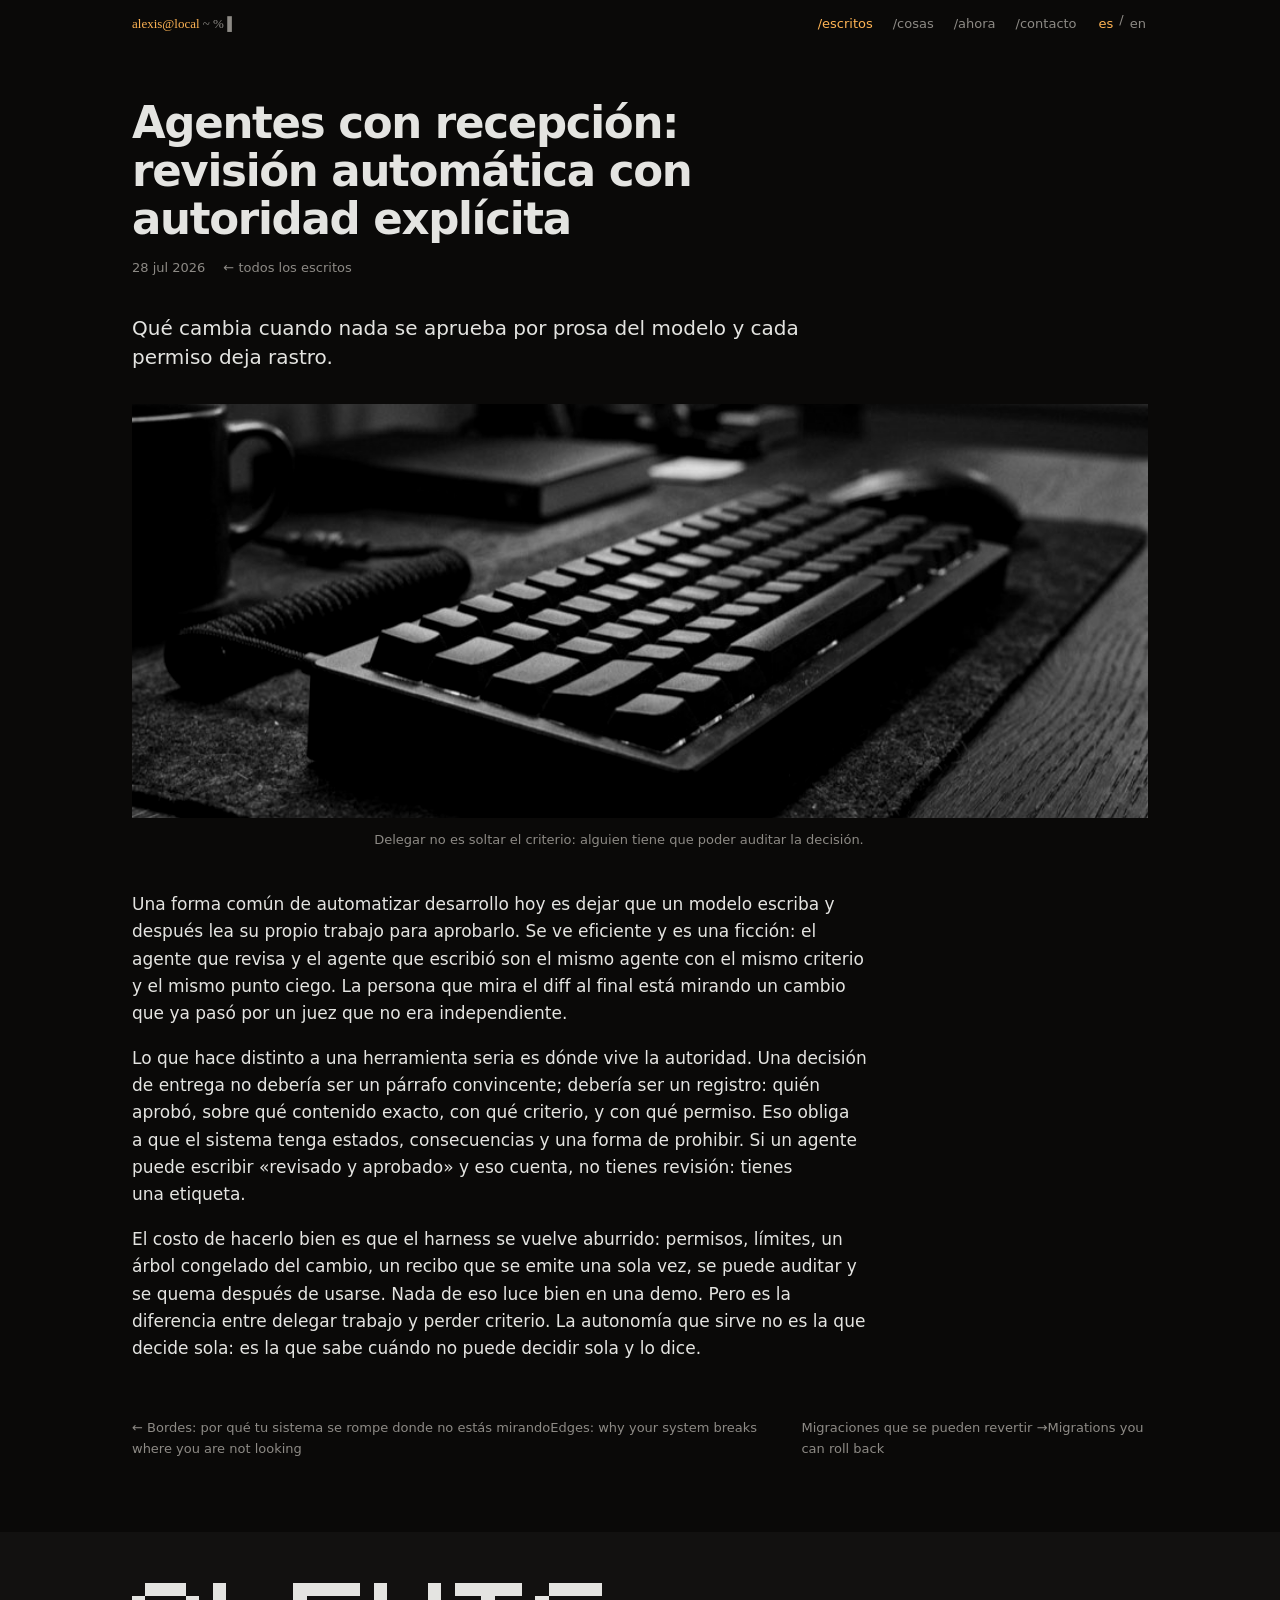
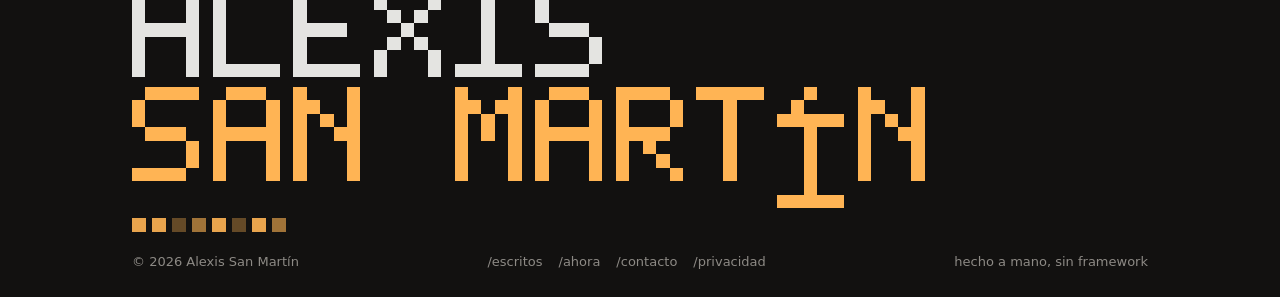
<file: escritos/agentes-con-recepcion.html>
<!doctype html>
<html lang="es" data-lang="es">
<head>
<meta charset="utf-8">
<meta name="viewport" content="width=device-width, initial-scale=1">
<title>Agentes con recepción: revisión automática con autoridad explícita · Alexis San Martín</title>
<meta name="description" content="Qué cambia cuando nada se aprueba por prosa del modelo y cada permiso deja rastro.">
<link rel="canonical" href="https://alitoxx.github.io/escritos/agentes-con-recepcion.html">
<meta property="og:type" content="article">
<meta property="og:site_name" content="Alexis San Martín">
<meta property="og:title" content="Agentes con recepción: revisión automática con autoridad explícita">
<meta property="og:description" content="Qué cambia cuando nada se aprueba por prosa del modelo y cada permiso deja rastro.">
<meta property="og:url" content="https://alitoxx.github.io/escritos/agentes-con-recepcion.html">
<meta property="og:image" content="https://alitoxx.github.io/assets/og.png">
<meta property="og:image:width" content="1200">
<meta property="og:image:height" content="630">
<meta property="og:image:alt" content="Alexis San Martín · arquitecto de software y programador">
<meta property="og:locale" content="es_CL">
<meta property="og:locale:alternate" content="en_US">
<meta name="twitter:card" content="summary_large_image">
<meta name="theme-color" content="#0a0908">
<link rel="icon" href="../favicon.svg" type="image/svg+xml">
<link rel="stylesheet" href="../styles/site.css">
<script src="../scripts/site.js" defer></script>
</head>
<body>
<a class="skip" href="#contenido"><span class="es">Saltar al contenido</span><span class="en">Skip to content</span></a>
<header class="bar">
  <div class="bar__in">
    <p class="prompt"><code><b>alexis@local</b> ~ % <span aria-hidden="true">▌</span></code></p>
    <nav class="bar__nav" aria-label="Principal">
      <a href="/escritos/" aria-current="page">/escritos</a>
      <a href="/#cosas">/cosas</a>
      <a href="/#ahora">/ahora</a>
      <a href="/#contacto">/contacto</a>
      <div class="lang" role="group" aria-label="Idioma / Language">
        <button type="button" data-set-lang="es" aria-pressed="true">es</button>
        <span aria-hidden="true">/</span>
        <button type="button" data-set-lang="en" aria-pressed="false">en</button>
      </div>
    </nav>
  </div>
</header>
<main id="contenido">
<article class="article wrap">
    <h1><span class="es">Agentes con recepción: revisión automática con autoridad explícita</span><span class="en">Agents with a receipt: automated review with explicit authority</span></h1>
    <p class="article__meta" data-reveal>
      <time datetime="2026-07-28">28 jul 2026</time>
      
      <a class="article__back" href="./"><span class="es">← todos los escritos</span><span class="en">← all writing</span></a>
    </p>
    <p class="article__dek" data-reveal><span class="es">Qué cambia cuando nada se aprueba por prosa del modelo y cada permiso deja rastro.</span><span class="en">What changes when nothing gets approved by model prose and every permission leaves a trace.</span></p>
    <figure class="band article__band" data-reveal>
      <img src="../assets/foto/teclado.jpg" alt="Teclado mecánico visto desde un ángulo bajo, con luz cálida entre las teclas" width="880" height="590" loading="lazy">
      <figcaption><span class="es">Delegar no es soltar el criterio: alguien tiene que poder auditar la decisión.</span><span class="en">Delegating is not dropping judgement: someone has to be able to audit the decision.</span></figcaption>
    </figure>
    <div class="article__body">
        <p data-reveal><span class="es">Una forma común de automatizar desarrollo hoy es dejar que un modelo escriba y después lea su propio trabajo para aprobarlo. Se ve eficiente y es una ficción: el agente que revisa y el agente que escribió son el mismo agente con el mismo criterio y el mismo punto ciego. La persona que mira el diff al final está mirando un cambio que ya pasó por un juez que no era independiente.</span><span class="en">A common way to automate development today is to let a model write and then let it read its own work to approve it. It looks efficient and it is fiction: the reviewing agent and the writing agent are the same agent with the same judgement and the same blind spot. The person who looks at the diff at the end is looking at a change that already passed a judge who was not independent.</span></p>
        <p data-reveal><span class="es">Lo que hace distinto a una herramienta seria es dónde vive la autoridad. Una decisión de entrega no debería ser un párrafo convincente; debería ser un registro: quién aprobó, sobre qué contenido exacto, con qué criterio, y con qué permiso. Eso obliga a que el sistema tenga estados, consecuencias y una forma de prohibir. Si un agente puede escribir «revisado y aprobado» y eso cuenta, no tienes revisión: tienes una etiqueta.</span><span class="en">What makes a serious tool different is where authority lives. A delivery decision should not be a convincing paragraph; it should be a record: who approved, over exactly what content, by what criterion, and with what permission. That forces the system to have states, consequences and a way to forbid. If an agent can write "reviewed and approved" and that counts, you do not have review: you have a label.</span></p>
        <p data-reveal><span class="es">El costo de hacerlo bien es que el harness se vuelve aburrido: permisos, límites, un árbol congelado del cambio, un recibo que se emite una sola vez, se puede auditar y se quema después de usarse. Nada de eso luce bien en una demo. Pero es la diferencia entre delegar trabajo y perder criterio. La autonomía que sirve no es la que decide sola: es la que sabe cuándo no puede decidir sola y lo dice.</span><span class="en">The cost of doing it right is that the harness becomes boring: permissions, limits, a frozen tree of the change, a receipt that is issued once, can be audited, and burns after use. None of that looks good in a demo. But it is the difference between delegating work and giving away judgement. The autonomy that helps is not the one that decides alone: it is the one that knows when it cannot decide alone, and says so.</span></p>
    </div>
    
    <div class="article__nav" data-reveal>
      <span><a href="bordes.html"><span class="es">← </span>Bordes: por qué tu sistema se rompe donde no estás mirando<span class="en">← </span>Edges: why your system breaks where you are not looking</a></span>
      <span><a href="migraciones-revertibles.html">Migraciones que se pueden revertir<span class="es"> →</span>Migrations you can roll back<span class="en"> →</span></a></span>
    </div>
  </article>
</main>
<footer class="site">
  <div class="wrap">
    <svg class="word word--a" viewBox="0 0 35 7" aria-hidden="true" focusable="false"><path d="M1 0h3v1h-3zM0 1h1v1h-1zM4 1h1v1h-1zM0 2h1v1h-1zM4 2h1v1h-1zM0 3h5v1h-5zM0 4h1v1h-1zM4 4h1v1h-1zM0 5h1v1h-1zM4 5h1v1h-1zM0 6h1v1h-1zM4 6h1v1h-1zM6 0h1v1h-1zM6 1h1v1h-1zM6 2h1v1h-1zM6 3h1v1h-1zM6 4h1v1h-1zM6 5h1v1h-1zM6 6h5v1h-5zM12 0h5v1h-5zM12 1h1v1h-1zM12 2h1v1h-1zM12 3h4v1h-4zM12 4h1v1h-1zM12 5h1v1h-1zM12 6h5v1h-5zM18 0h1v1h-1zM22 0h1v1h-1zM18 1h1v1h-1zM22 1h1v1h-1zM19 2h1v1h-1zM21 2h1v1h-1zM20 3h1v1h-1zM19 4h1v1h-1zM21 4h1v1h-1zM18 5h1v1h-1zM22 5h1v1h-1zM18 6h1v1h-1zM22 6h1v1h-1zM24 0h5v1h-5zM26 1h1v1h-1zM26 2h1v1h-1zM26 3h1v1h-1zM26 4h1v1h-1zM26 5h1v1h-1zM24 6h5v1h-5zM31 0h4v1h-4zM30 1h1v1h-1zM30 2h1v1h-1zM31 3h3v1h-3zM34 4h1v1h-1zM34 5h1v1h-1zM30 6h4v1h-4z"/></svg>
    <svg class="word word--b" viewBox="0 0 59 9" aria-hidden="true" focusable="false"><path d="M1 0h4v1h-4zM0 1h1v1h-1zM0 2h1v1h-1zM1 3h3v1h-3zM4 4h1v1h-1zM4 5h1v1h-1zM0 6h4v1h-4zM7 0h3v1h-3zM6 1h1v1h-1zM10 1h1v1h-1zM6 2h1v1h-1zM10 2h1v1h-1zM6 3h5v1h-5zM6 4h1v1h-1zM10 4h1v1h-1zM6 5h1v1h-1zM10 5h1v1h-1zM6 6h1v1h-1zM10 6h1v1h-1zM12 0h1v1h-1zM16 0h1v1h-1zM12 1h2v1h-2zM16 1h1v1h-1zM12 2h1v1h-1zM14 2h1v1h-1zM16 2h1v1h-1zM12 3h1v1h-1zM15 3h2v1h-2zM12 4h1v1h-1zM16 4h1v1h-1zM12 5h1v1h-1zM16 5h1v1h-1zM12 6h1v1h-1zM16 6h1v1h-1zM24 0h1v1h-1zM28 0h1v1h-1zM24 1h2v1h-2zM27 1h2v1h-2zM24 2h1v1h-1zM26 2h1v1h-1zM28 2h1v1h-1zM24 3h1v1h-1zM26 3h1v1h-1zM28 3h1v1h-1zM24 4h1v1h-1zM28 4h1v1h-1zM24 5h1v1h-1zM28 5h1v1h-1zM24 6h1v1h-1zM28 6h1v1h-1zM31 0h3v1h-3zM30 1h1v1h-1zM34 1h1v1h-1zM30 2h1v1h-1zM34 2h1v1h-1zM30 3h5v1h-5zM30 4h1v1h-1zM34 4h1v1h-1zM30 5h1v1h-1zM34 5h1v1h-1zM30 6h1v1h-1zM34 6h1v1h-1zM36 0h4v1h-4zM36 1h1v1h-1zM40 1h1v1h-1zM36 2h1v1h-1zM40 2h1v1h-1zM36 3h4v1h-4zM36 4h1v1h-1zM38 4h1v1h-1zM36 5h1v1h-1zM39 5h1v1h-1zM36 6h1v1h-1zM40 6h1v1h-1zM42 0h5v1h-5zM44 1h1v1h-1zM44 2h1v1h-1zM44 3h1v1h-1zM44 4h1v1h-1zM44 5h1v1h-1zM44 6h1v1h-1zM50 0h1v1h-1zM49 1h1v1h-1zM48 2h5v1h-5zM50 3h1v1h-1zM50 4h1v1h-1zM50 5h1v1h-1zM50 6h1v1h-1zM50 7h1v1h-1zM48 8h5v1h-5zM54 0h1v1h-1zM58 0h1v1h-1zM54 1h2v1h-2zM58 1h1v1h-1zM54 2h1v1h-1zM56 2h1v1h-1zM58 2h1v1h-1zM54 3h1v1h-1zM57 3h2v1h-2zM54 4h1v1h-1zM58 4h1v1h-1zM54 5h1v1h-1zM58 5h1v1h-1zM54 6h1v1h-1zM58 6h1v1h-1z"/></svg>
    <div class="foot__strip" aria-hidden="true">
      <span></span><span></span><span></span><span></span><span></span><span></span><span></span><span></span>
    </div>
    <div class="foot__meta">
      <span>© 2026 Alexis San Martín</span>
      <nav aria-label="Pie">
        <a href="../escritos/">/escritos</a>
        <a href="../#ahora">/ahora</a>
        <a href="../#contacto">/contacto</a>
        <a href="../privacidad.html"><span class="es">/privacidad</span><span class="en">/privacy</span></a>
      </nav>
      <span><span class="es">hecho a mano, sin framework</span><span class="en">handmade, no framework</span></span>
    </div>
  </div>
</footer>
</body>
</html>
</file>
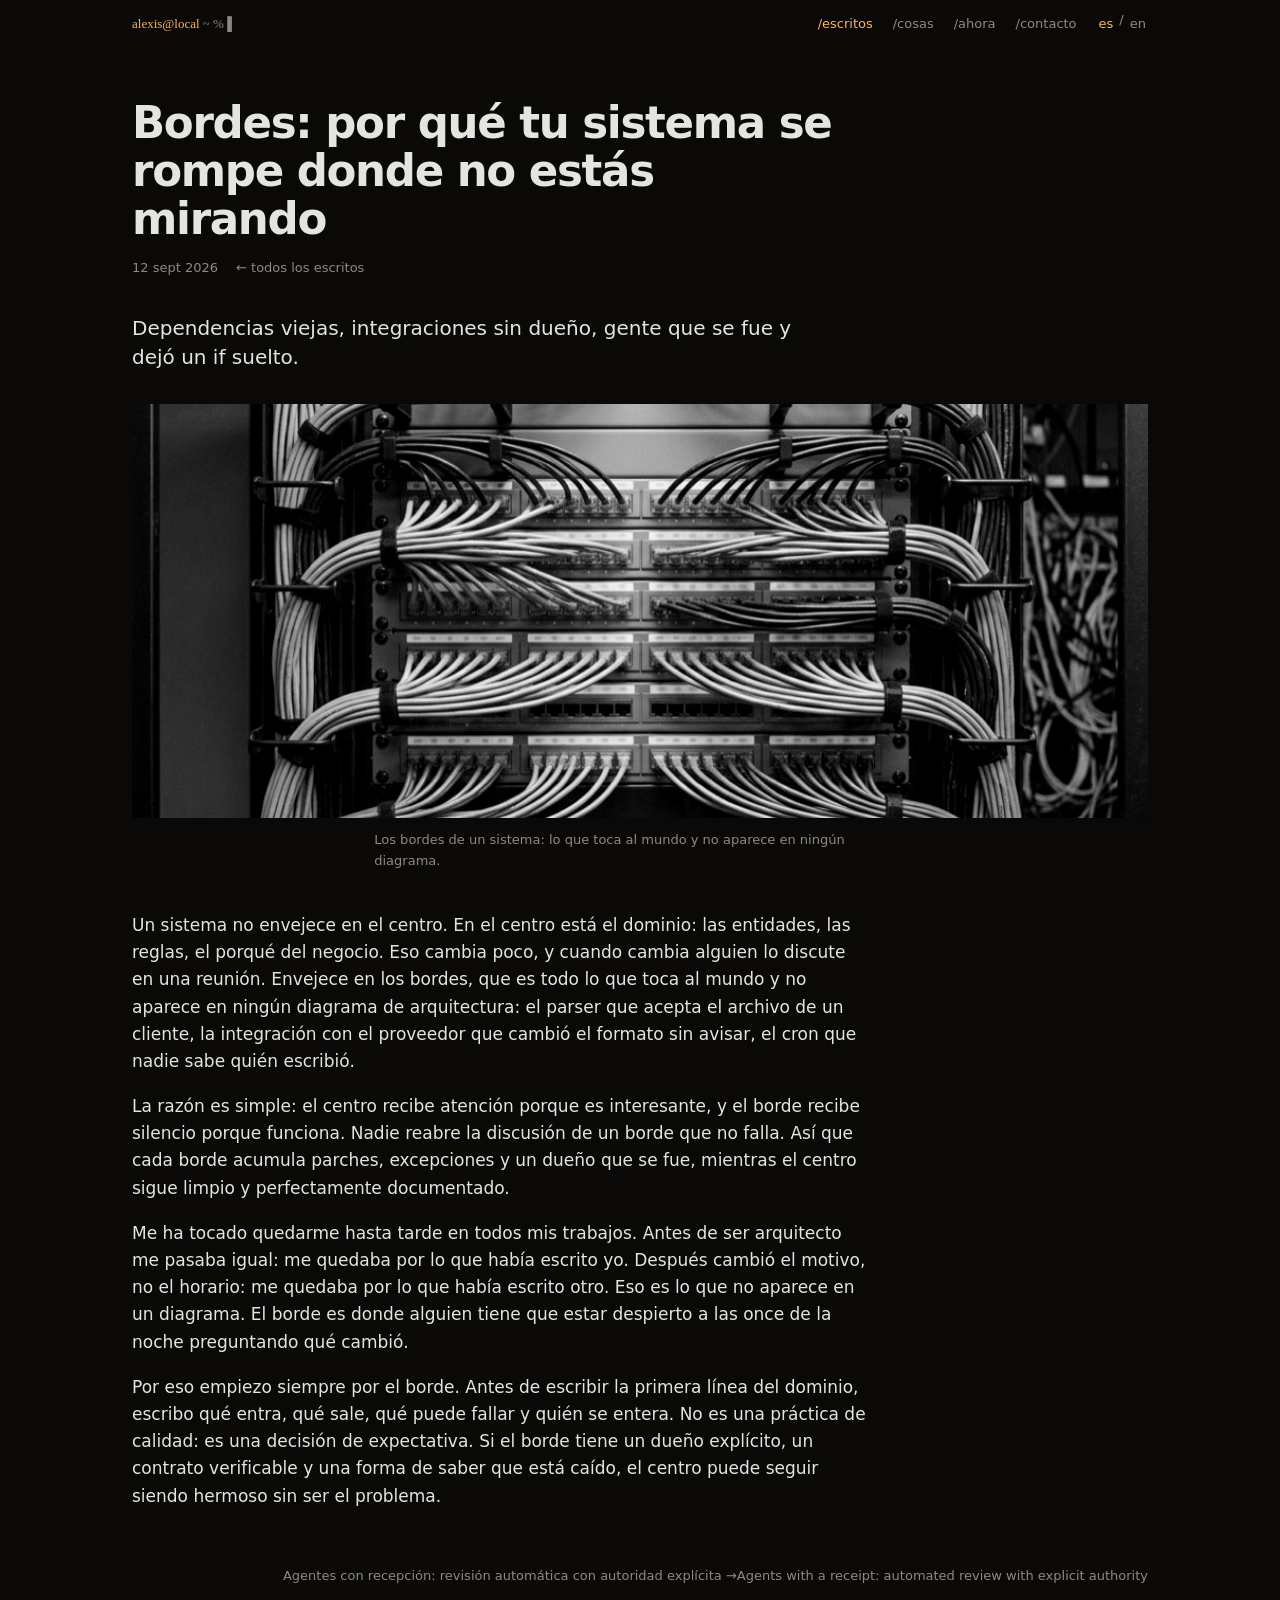
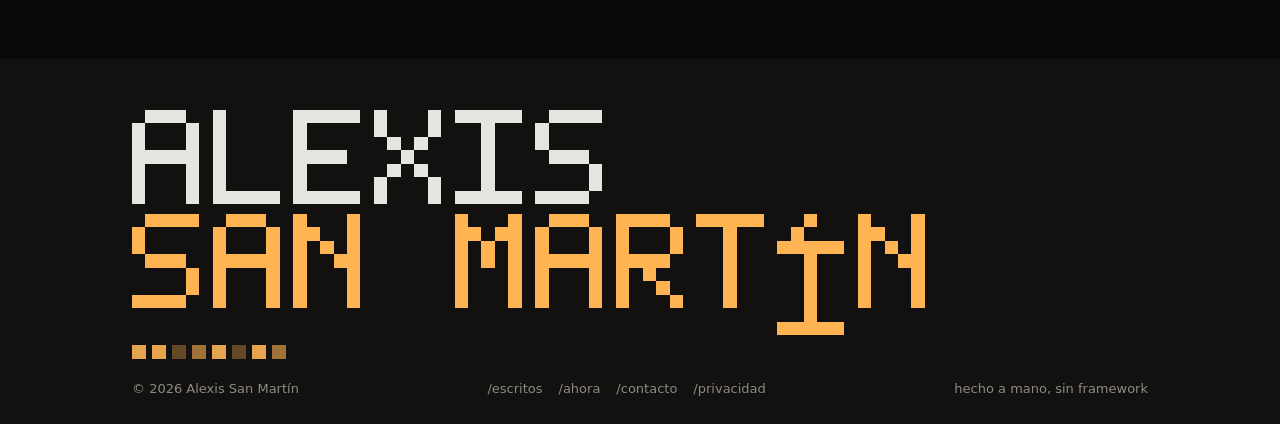
<file: escritos/bordes.html>
<!doctype html>
<html lang="es" data-lang="es">
<head>
<meta charset="utf-8">
<meta name="viewport" content="width=device-width, initial-scale=1">
<title>Bordes: por qué tu sistema se rompe donde no estás mirando · Alexis San Martín</title>
<meta name="description" content="Dependencias viejas, integraciones sin dueño, gente que se fue y dejó un if suelto.">
<link rel="canonical" href="https://alitoxx.github.io/escritos/bordes.html">
<meta property="og:type" content="article">
<meta property="og:site_name" content="Alexis San Martín">
<meta property="og:title" content="Bordes: por qué tu sistema se rompe donde no estás mirando">
<meta property="og:description" content="Dependencias viejas, integraciones sin dueño, gente que se fue y dejó un if suelto.">
<meta property="og:url" content="https://alitoxx.github.io/escritos/bordes.html">
<meta property="og:image" content="https://alitoxx.github.io/assets/og.png">
<meta property="og:image:width" content="1200">
<meta property="og:image:height" content="630">
<meta property="og:image:alt" content="Alexis San Martín · arquitecto de software y programador">
<meta property="og:locale" content="es_CL">
<meta property="og:locale:alternate" content="en_US">
<meta name="twitter:card" content="summary_large_image">
<meta name="theme-color" content="#0a0908">
<link rel="icon" href="../favicon.svg" type="image/svg+xml">
<link rel="stylesheet" href="../styles/site.css">
<script src="../scripts/site.js" defer></script>
</head>
<body>
<a class="skip" href="#contenido"><span class="es">Saltar al contenido</span><span class="en">Skip to content</span></a>
<header class="bar">
  <div class="bar__in">
    <p class="prompt"><code><b>alexis@local</b> ~ % <span aria-hidden="true">▌</span></code></p>
    <nav class="bar__nav" aria-label="Principal">
      <a href="/escritos/" aria-current="page">/escritos</a>
      <a href="/#cosas">/cosas</a>
      <a href="/#ahora">/ahora</a>
      <a href="/#contacto">/contacto</a>
      <div class="lang" role="group" aria-label="Idioma / Language">
        <button type="button" data-set-lang="es" aria-pressed="true">es</button>
        <span aria-hidden="true">/</span>
        <button type="button" data-set-lang="en" aria-pressed="false">en</button>
      </div>
    </nav>
  </div>
</header>
<main id="contenido">
<article class="article wrap">
    <h1><span class="es">Bordes: por qué tu sistema se rompe donde no estás mirando</span><span class="en">Edges: why your system breaks where you are not looking</span></h1>
    <p class="article__meta" data-reveal>
      <time datetime="2026-09-12">12 sept 2026</time>
      
      <a class="article__back" href="./"><span class="es">← todos los escritos</span><span class="en">← all writing</span></a>
    </p>
    <p class="article__dek" data-reveal><span class="es">Dependencias viejas, integraciones sin dueño, gente que se fue y dejó un if suelto.</span><span class="en">Stale dependencies, integrations nobody owns, people who left behind a stray if.</span></p>
    <figure class="band article__band" data-reveal>
      <img src="../assets/foto/panel.jpg" alt="Patch panel con los cables de red ordenados en filas" width="960" height="644" loading="lazy">
      <figcaption><span class="es">Los bordes de un sistema: lo que toca al mundo y no aparece en ningún diagrama.</span><span class="en">A systems edges: what touches the world and appears in no diagram.</span></figcaption>
    </figure>
    <div class="article__body">
        <p data-reveal><span class="es">Un sistema no envejece en el centro. En el centro está el dominio: las entidades, las reglas, el porqué del negocio. Eso cambia poco, y cuando cambia alguien lo discute en una reunión. Envejece en los bordes, que es todo lo que toca al mundo y no aparece en ningún diagrama de arquitectura: el parser que acepta el archivo de un cliente, la integración con el proveedor que cambió el formato sin avisar, el cron que nadie sabe quién escribió.</span><span class="en">A system does not age at the center. The center holds the domain: the entities, the rules, the reason the business exists. That changes little, and when it changes someone argues about it in a meeting. It ages at the edges, which is everything that touches the world and appears in no architecture diagram: the parser that accepts a customer file, the integration with a provider who changed the format without warning, the cron nobody remembers writing.</span></p>
        <p data-reveal><span class="es">La razón es simple: el centro recibe atención porque es interesante, y el borde recibe silencio porque funciona. Nadie reabre la discusión de un borde que no falla. Así que cada borde acumula parches, excepciones y un dueño que se fue, mientras el centro sigue limpio y perfectamente documentado.</span><span class="en">The reason is simple: the center gets attention because it is interesting, and the edge gets silence because it works. Nobody reopens the discussion about an edge that does not break. So every edge accumulates patches, exceptions and an owner who left, while the center stays clean and perfectly documented.</span></p>
        <p data-reveal><span class="es">Me ha tocado quedarme hasta tarde en todos mis trabajos. Antes de ser arquitecto me pasaba igual: me quedaba por lo que había escrito yo. Después cambió el motivo, no el horario: me quedaba por lo que había escrito otro. Eso es lo que no aparece en un diagrama. El borde es donde alguien tiene que estar despierto a las once de la noche preguntando qué cambió.</span><span class="en">I have had to stay late in every job I have had. Before I was an architect it was the same: I stayed late because of what I had written. Afterwards the reason changed, not the hour: I stayed late because of what someone else had written. That is what never shows up in a diagram. The edge is where someone has to be awake at eleven at night asking what changed.</span></p>
        <p data-reveal><span class="es">Por eso empiezo siempre por el borde. Antes de escribir la primera línea del dominio, escribo qué entra, qué sale, qué puede fallar y quién se entera. No es una práctica de calidad: es una decisión de expectativa. Si el borde tiene un dueño explícito, un contrato verificable y una forma de saber que está caído, el centro puede seguir siendo hermoso sin ser el problema.</span><span class="en">That is why I always start at the edge. Before writing the first line of the domain, I write down what comes in, what goes out, what can fail and who finds out. It is not a quality practice: it is a decision about expectations. If the edge has an explicit owner, a verifiable contract and a way to know it is down, the center can stay beautiful without being the problem.</span></p>
    </div>
    
    <div class="article__nav" data-reveal>
      <span></span>
      <span><a href="agentes-con-recepcion.html">Agentes con recepción: revisión automática con autoridad explícita<span class="es"> →</span>Agents with a receipt: automated review with explicit authority<span class="en"> →</span></a></span>
    </div>
  </article>
</main>
<footer class="site">
  <div class="wrap">
    <svg class="word word--a" viewBox="0 0 35 7" aria-hidden="true" focusable="false"><path d="M1 0h3v1h-3zM0 1h1v1h-1zM4 1h1v1h-1zM0 2h1v1h-1zM4 2h1v1h-1zM0 3h5v1h-5zM0 4h1v1h-1zM4 4h1v1h-1zM0 5h1v1h-1zM4 5h1v1h-1zM0 6h1v1h-1zM4 6h1v1h-1zM6 0h1v1h-1zM6 1h1v1h-1zM6 2h1v1h-1zM6 3h1v1h-1zM6 4h1v1h-1zM6 5h1v1h-1zM6 6h5v1h-5zM12 0h5v1h-5zM12 1h1v1h-1zM12 2h1v1h-1zM12 3h4v1h-4zM12 4h1v1h-1zM12 5h1v1h-1zM12 6h5v1h-5zM18 0h1v1h-1zM22 0h1v1h-1zM18 1h1v1h-1zM22 1h1v1h-1zM19 2h1v1h-1zM21 2h1v1h-1zM20 3h1v1h-1zM19 4h1v1h-1zM21 4h1v1h-1zM18 5h1v1h-1zM22 5h1v1h-1zM18 6h1v1h-1zM22 6h1v1h-1zM24 0h5v1h-5zM26 1h1v1h-1zM26 2h1v1h-1zM26 3h1v1h-1zM26 4h1v1h-1zM26 5h1v1h-1zM24 6h5v1h-5zM31 0h4v1h-4zM30 1h1v1h-1zM30 2h1v1h-1zM31 3h3v1h-3zM34 4h1v1h-1zM34 5h1v1h-1zM30 6h4v1h-4z"/></svg>
    <svg class="word word--b" viewBox="0 0 59 9" aria-hidden="true" focusable="false"><path d="M1 0h4v1h-4zM0 1h1v1h-1zM0 2h1v1h-1zM1 3h3v1h-3zM4 4h1v1h-1zM4 5h1v1h-1zM0 6h4v1h-4zM7 0h3v1h-3zM6 1h1v1h-1zM10 1h1v1h-1zM6 2h1v1h-1zM10 2h1v1h-1zM6 3h5v1h-5zM6 4h1v1h-1zM10 4h1v1h-1zM6 5h1v1h-1zM10 5h1v1h-1zM6 6h1v1h-1zM10 6h1v1h-1zM12 0h1v1h-1zM16 0h1v1h-1zM12 1h2v1h-2zM16 1h1v1h-1zM12 2h1v1h-1zM14 2h1v1h-1zM16 2h1v1h-1zM12 3h1v1h-1zM15 3h2v1h-2zM12 4h1v1h-1zM16 4h1v1h-1zM12 5h1v1h-1zM16 5h1v1h-1zM12 6h1v1h-1zM16 6h1v1h-1zM24 0h1v1h-1zM28 0h1v1h-1zM24 1h2v1h-2zM27 1h2v1h-2zM24 2h1v1h-1zM26 2h1v1h-1zM28 2h1v1h-1zM24 3h1v1h-1zM26 3h1v1h-1zM28 3h1v1h-1zM24 4h1v1h-1zM28 4h1v1h-1zM24 5h1v1h-1zM28 5h1v1h-1zM24 6h1v1h-1zM28 6h1v1h-1zM31 0h3v1h-3zM30 1h1v1h-1zM34 1h1v1h-1zM30 2h1v1h-1zM34 2h1v1h-1zM30 3h5v1h-5zM30 4h1v1h-1zM34 4h1v1h-1zM30 5h1v1h-1zM34 5h1v1h-1zM30 6h1v1h-1zM34 6h1v1h-1zM36 0h4v1h-4zM36 1h1v1h-1zM40 1h1v1h-1zM36 2h1v1h-1zM40 2h1v1h-1zM36 3h4v1h-4zM36 4h1v1h-1zM38 4h1v1h-1zM36 5h1v1h-1zM39 5h1v1h-1zM36 6h1v1h-1zM40 6h1v1h-1zM42 0h5v1h-5zM44 1h1v1h-1zM44 2h1v1h-1zM44 3h1v1h-1zM44 4h1v1h-1zM44 5h1v1h-1zM44 6h1v1h-1zM50 0h1v1h-1zM49 1h1v1h-1zM48 2h5v1h-5zM50 3h1v1h-1zM50 4h1v1h-1zM50 5h1v1h-1zM50 6h1v1h-1zM50 7h1v1h-1zM48 8h5v1h-5zM54 0h1v1h-1zM58 0h1v1h-1zM54 1h2v1h-2zM58 1h1v1h-1zM54 2h1v1h-1zM56 2h1v1h-1zM58 2h1v1h-1zM54 3h1v1h-1zM57 3h2v1h-2zM54 4h1v1h-1zM58 4h1v1h-1zM54 5h1v1h-1zM58 5h1v1h-1zM54 6h1v1h-1zM58 6h1v1h-1z"/></svg>
    <div class="foot__strip" aria-hidden="true">
      <span></span><span></span><span></span><span></span><span></span><span></span><span></span><span></span>
    </div>
    <div class="foot__meta">
      <span>© 2026 Alexis San Martín</span>
      <nav aria-label="Pie">
        <a href="../escritos/">/escritos</a>
        <a href="../#ahora">/ahora</a>
        <a href="../#contacto">/contacto</a>
        <a href="../privacidad.html"><span class="es">/privacidad</span><span class="en">/privacy</span></a>
      </nav>
      <span><span class="es">hecho a mano, sin framework</span><span class="en">handmade, no framework</span></span>
    </div>
  </div>
</footer>
</body>
</html>
</file>
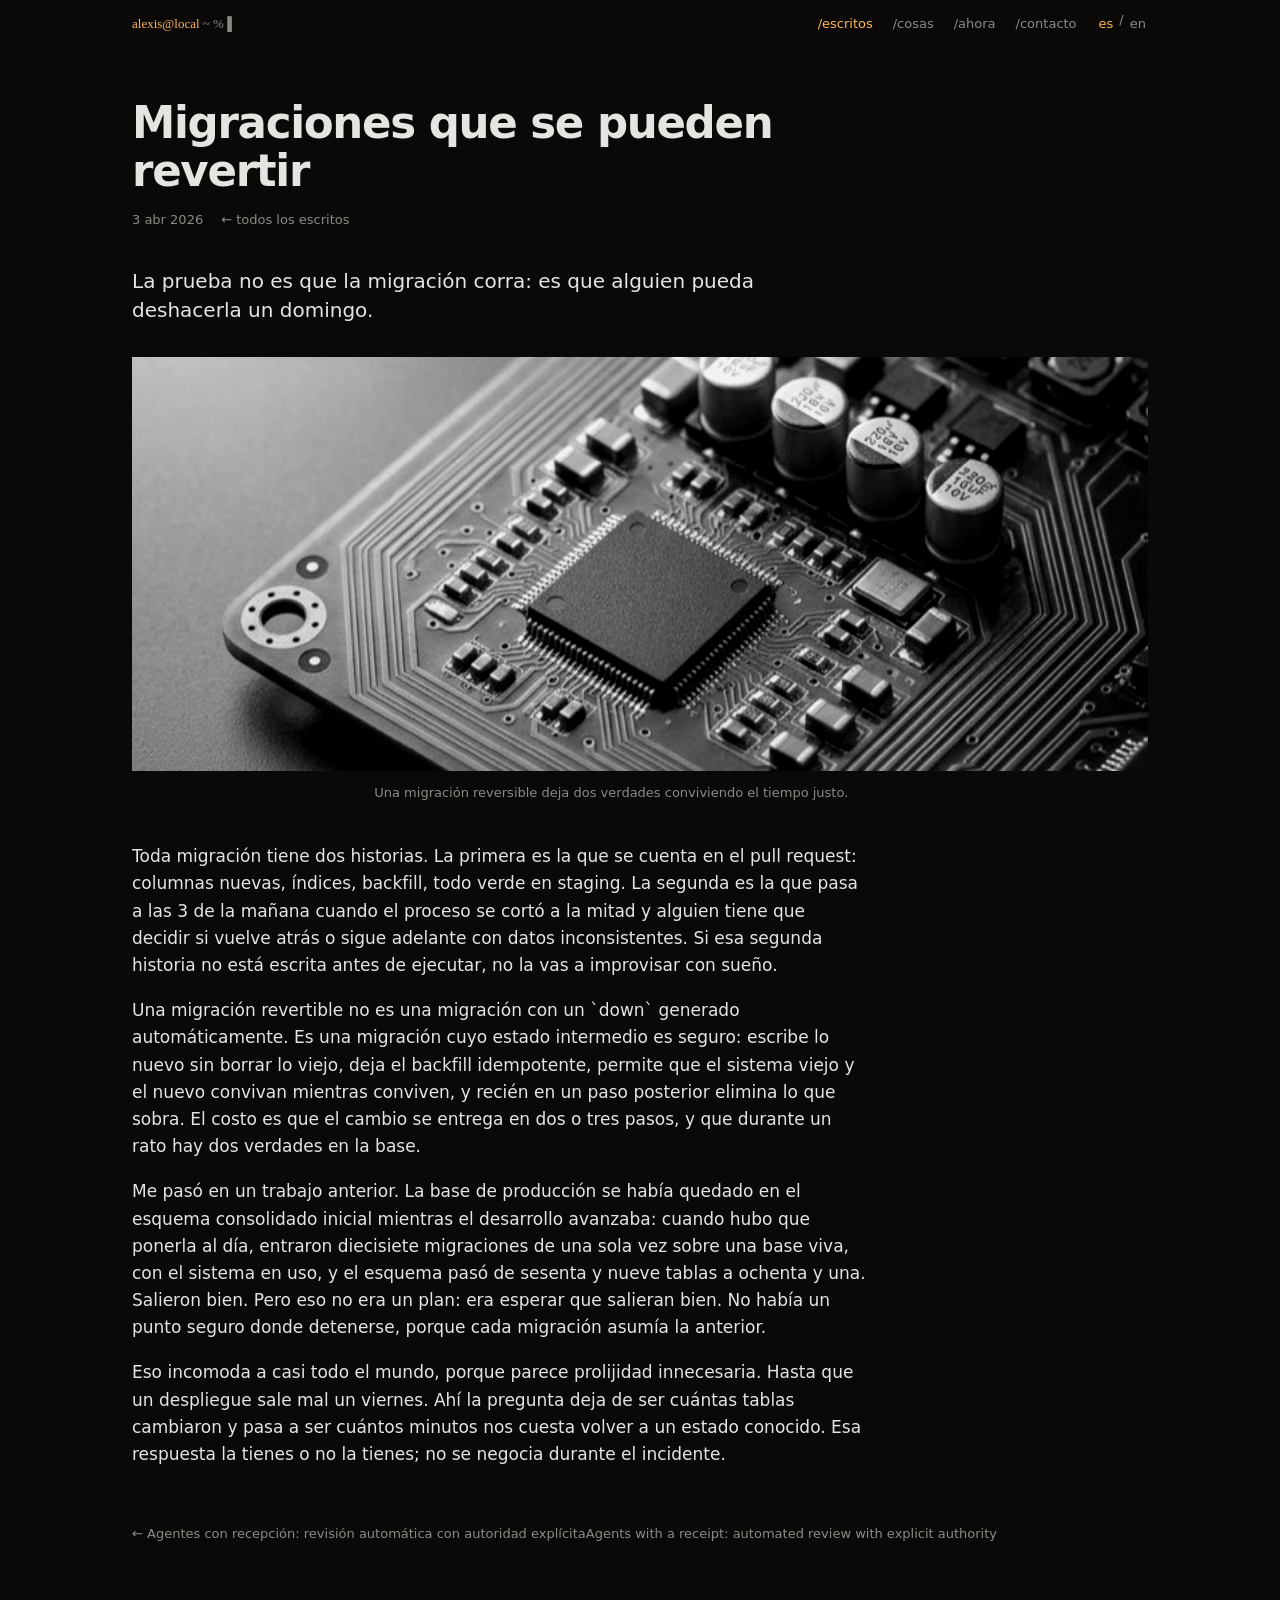
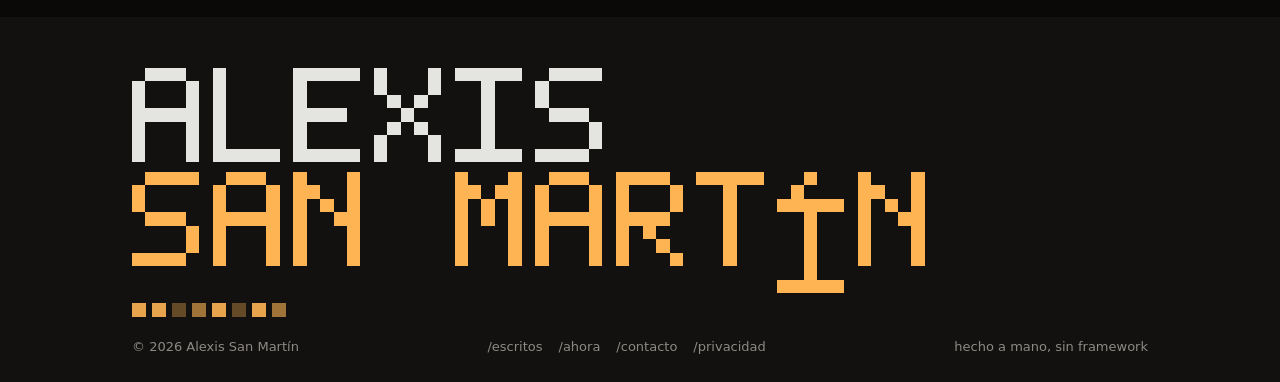
<file: escritos/migraciones-revertibles.html>
<!doctype html>
<html lang="es" data-lang="es">
<head>
<meta charset="utf-8">
<meta name="viewport" content="width=device-width, initial-scale=1">
<title>Migraciones que se pueden revertir · Alexis San Martín</title>
<meta name="description" content="La prueba no es que la migración corra: es que alguien pueda deshacerla un domingo.">
<link rel="canonical" href="https://alitoxx.github.io/escritos/migraciones-revertibles.html">
<meta property="og:type" content="article">
<meta property="og:site_name" content="Alexis San Martín">
<meta property="og:title" content="Migraciones que se pueden revertir">
<meta property="og:description" content="La prueba no es que la migración corra: es que alguien pueda deshacerla un domingo.">
<meta property="og:url" content="https://alitoxx.github.io/escritos/migraciones-revertibles.html">
<meta property="og:image" content="https://alitoxx.github.io/assets/og.png">
<meta property="og:image:width" content="1200">
<meta property="og:image:height" content="630">
<meta property="og:image:alt" content="Alexis San Martín · arquitecto de software y programador">
<meta property="og:locale" content="es_CL">
<meta property="og:locale:alternate" content="en_US">
<meta name="twitter:card" content="summary_large_image">
<meta name="theme-color" content="#0a0908">
<link rel="icon" href="../favicon.svg" type="image/svg+xml">
<link rel="stylesheet" href="../styles/site.css">
<script src="../scripts/site.js" defer></script>
</head>
<body>
<a class="skip" href="#contenido"><span class="es">Saltar al contenido</span><span class="en">Skip to content</span></a>
<header class="bar">
  <div class="bar__in">
    <p class="prompt"><code><b>alexis@local</b> ~ % <span aria-hidden="true">▌</span></code></p>
    <nav class="bar__nav" aria-label="Principal">
      <a href="/escritos/" aria-current="page">/escritos</a>
      <a href="/#cosas">/cosas</a>
      <a href="/#ahora">/ahora</a>
      <a href="/#contacto">/contacto</a>
      <div class="lang" role="group" aria-label="Idioma / Language">
        <button type="button" data-set-lang="es" aria-pressed="true">es</button>
        <span aria-hidden="true">/</span>
        <button type="button" data-set-lang="en" aria-pressed="false">en</button>
      </div>
    </nav>
  </div>
</header>
<main id="contenido">
<article class="article wrap">
    <h1><span class="es">Migraciones que se pueden revertir</span><span class="en">Migrations you can roll back</span></h1>
    <p class="article__meta" data-reveal>
      <time datetime="2026-04-03">3 abr 2026</time>
      
      <a class="article__back" href="./"><span class="es">← todos los escritos</span><span class="en">← all writing</span></a>
    </p>
    <p class="article__dek" data-reveal><span class="es">La prueba no es que la migración corra: es que alguien pueda deshacerla un domingo.</span><span class="en">The test is not that the migration runs: it is that someone can undo it on a Sunday.</span></p>
    <figure class="band article__band" data-reveal>
      <img src="../assets/foto/placa.jpg" alt="Placa madre sobre una superficie gris, con un chip central, capacitores y pistas de cobre" width="760" height="944" loading="lazy">
      <figcaption><span class="es">Una migración reversible deja dos verdades conviviendo el tiempo justo.</span><span class="en">A reversible migration lets two truths coexist for exactly the right amount of time.</span></figcaption>
    </figure>
    <div class="article__body">
        <p data-reveal><span class="es">Toda migración tiene dos historias. La primera es la que se cuenta en el pull request: columnas nuevas, índices, backfill, todo verde en staging. La segunda es la que pasa a las 3 de la mañana cuando el proceso se cortó a la mitad y alguien tiene que decidir si vuelve atrás o sigue adelante con datos inconsistentes. Si esa segunda historia no está escrita antes de ejecutar, no la vas a improvisar con sueño.</span><span class="en">Every migration has two stories. The first is the one told in the pull request: new columns, indexes, backfill, all green in staging. The second is the one that happens at 3 a.m. when the process died halfway and someone has to decide whether to roll back or push forward with inconsistent data. If that second story is not written before you execute, you are not going to improvise it half asleep.</span></p>
        <p data-reveal><span class="es">Una migración revertible no es una migración con un `down` generado automáticamente. Es una migración cuyo estado intermedio es seguro: escribe lo nuevo sin borrar lo viejo, deja el backfill idempotente, permite que el sistema viejo y el nuevo convivan mientras conviven, y recién en un paso posterior elimina lo que sobra. El costo es que el cambio se entrega en dos o tres pasos, y que durante un rato hay dos verdades en la base.</span><span class="en">A reversible migration is not a migration with an auto-generated `down`. It is a migration whose intermediate state is safe: write the new thing without deleting the old one, keep the backfill idempotent, let the old and new systems coexist while they coexist, and delete what is left only in a later step. The cost is that the change ships in two or three steps, and that for a while there are two truths in the database.</span></p>
        <p data-reveal><span class="es">Me pasó en un trabajo anterior. La base de producción se había quedado en el esquema consolidado inicial mientras el desarrollo avanzaba: cuando hubo que ponerla al día, entraron diecisiete migraciones de una sola vez sobre una base viva, con el sistema en uso, y el esquema pasó de sesenta y nueve tablas a ochenta y una. Salieron bien. Pero eso no era un plan: era esperar que salieran bien. No había un punto seguro donde detenerse, porque cada migración asumía la anterior.</span><span class="en">It happened to me at an earlier job. The production database had stayed on the initial consolidated schema while development moved ahead: when it had to be brought up to date, seventeen migrations went in at once against a live database, with the system in use, and the schema went from sixty-nine tables to eighty-one. They worked. But that was not a plan: it was hoping they would work. There was no safe point to stop at, because every migration assumed the previous one.</span></p>
        <p data-reveal><span class="es">Eso incomoda a casi todo el mundo, porque parece prolijidad innecesaria. Hasta que un despliegue sale mal un viernes. Ahí la pregunta deja de ser cuántas tablas cambiaron y pasa a ser cuántos minutos nos cuesta volver a un estado conocido. Esa respuesta la tienes o no la tienes; no se negocia durante el incidente.</span><span class="en">That makes almost everyone uncomfortable, because it looks like unnecessary neatness. Until a deploy goes wrong on a Friday. Then the question stops being how many tables changed and becomes how many minutes it costs to get back to a known state. You either have that answer or you do not; you do not negotiate it during the incident.</span></p>
    </div>
    
    <div class="article__nav" data-reveal>
      <span><a href="agentes-con-recepcion.html"><span class="es">← </span>Agentes con recepción: revisión automática con autoridad explícita<span class="en">← </span>Agents with a receipt: automated review with explicit authority</a></span>
      <span></span>
    </div>
  </article>
</main>
<footer class="site">
  <div class="wrap">
    <svg class="word word--a" viewBox="0 0 35 7" aria-hidden="true" focusable="false"><path d="M1 0h3v1h-3zM0 1h1v1h-1zM4 1h1v1h-1zM0 2h1v1h-1zM4 2h1v1h-1zM0 3h5v1h-5zM0 4h1v1h-1zM4 4h1v1h-1zM0 5h1v1h-1zM4 5h1v1h-1zM0 6h1v1h-1zM4 6h1v1h-1zM6 0h1v1h-1zM6 1h1v1h-1zM6 2h1v1h-1zM6 3h1v1h-1zM6 4h1v1h-1zM6 5h1v1h-1zM6 6h5v1h-5zM12 0h5v1h-5zM12 1h1v1h-1zM12 2h1v1h-1zM12 3h4v1h-4zM12 4h1v1h-1zM12 5h1v1h-1zM12 6h5v1h-5zM18 0h1v1h-1zM22 0h1v1h-1zM18 1h1v1h-1zM22 1h1v1h-1zM19 2h1v1h-1zM21 2h1v1h-1zM20 3h1v1h-1zM19 4h1v1h-1zM21 4h1v1h-1zM18 5h1v1h-1zM22 5h1v1h-1zM18 6h1v1h-1zM22 6h1v1h-1zM24 0h5v1h-5zM26 1h1v1h-1zM26 2h1v1h-1zM26 3h1v1h-1zM26 4h1v1h-1zM26 5h1v1h-1zM24 6h5v1h-5zM31 0h4v1h-4zM30 1h1v1h-1zM30 2h1v1h-1zM31 3h3v1h-3zM34 4h1v1h-1zM34 5h1v1h-1zM30 6h4v1h-4z"/></svg>
    <svg class="word word--b" viewBox="0 0 59 9" aria-hidden="true" focusable="false"><path d="M1 0h4v1h-4zM0 1h1v1h-1zM0 2h1v1h-1zM1 3h3v1h-3zM4 4h1v1h-1zM4 5h1v1h-1zM0 6h4v1h-4zM7 0h3v1h-3zM6 1h1v1h-1zM10 1h1v1h-1zM6 2h1v1h-1zM10 2h1v1h-1zM6 3h5v1h-5zM6 4h1v1h-1zM10 4h1v1h-1zM6 5h1v1h-1zM10 5h1v1h-1zM6 6h1v1h-1zM10 6h1v1h-1zM12 0h1v1h-1zM16 0h1v1h-1zM12 1h2v1h-2zM16 1h1v1h-1zM12 2h1v1h-1zM14 2h1v1h-1zM16 2h1v1h-1zM12 3h1v1h-1zM15 3h2v1h-2zM12 4h1v1h-1zM16 4h1v1h-1zM12 5h1v1h-1zM16 5h1v1h-1zM12 6h1v1h-1zM16 6h1v1h-1zM24 0h1v1h-1zM28 0h1v1h-1zM24 1h2v1h-2zM27 1h2v1h-2zM24 2h1v1h-1zM26 2h1v1h-1zM28 2h1v1h-1zM24 3h1v1h-1zM26 3h1v1h-1zM28 3h1v1h-1zM24 4h1v1h-1zM28 4h1v1h-1zM24 5h1v1h-1zM28 5h1v1h-1zM24 6h1v1h-1zM28 6h1v1h-1zM31 0h3v1h-3zM30 1h1v1h-1zM34 1h1v1h-1zM30 2h1v1h-1zM34 2h1v1h-1zM30 3h5v1h-5zM30 4h1v1h-1zM34 4h1v1h-1zM30 5h1v1h-1zM34 5h1v1h-1zM30 6h1v1h-1zM34 6h1v1h-1zM36 0h4v1h-4zM36 1h1v1h-1zM40 1h1v1h-1zM36 2h1v1h-1zM40 2h1v1h-1zM36 3h4v1h-4zM36 4h1v1h-1zM38 4h1v1h-1zM36 5h1v1h-1zM39 5h1v1h-1zM36 6h1v1h-1zM40 6h1v1h-1zM42 0h5v1h-5zM44 1h1v1h-1zM44 2h1v1h-1zM44 3h1v1h-1zM44 4h1v1h-1zM44 5h1v1h-1zM44 6h1v1h-1zM50 0h1v1h-1zM49 1h1v1h-1zM48 2h5v1h-5zM50 3h1v1h-1zM50 4h1v1h-1zM50 5h1v1h-1zM50 6h1v1h-1zM50 7h1v1h-1zM48 8h5v1h-5zM54 0h1v1h-1zM58 0h1v1h-1zM54 1h2v1h-2zM58 1h1v1h-1zM54 2h1v1h-1zM56 2h1v1h-1zM58 2h1v1h-1zM54 3h1v1h-1zM57 3h2v1h-2zM54 4h1v1h-1zM58 4h1v1h-1zM54 5h1v1h-1zM58 5h1v1h-1zM54 6h1v1h-1zM58 6h1v1h-1z"/></svg>
    <div class="foot__strip" aria-hidden="true">
      <span></span><span></span><span></span><span></span><span></span><span></span><span></span><span></span>
    </div>
    <div class="foot__meta">
      <span>© 2026 Alexis San Martín</span>
      <nav aria-label="Pie">
        <a href="../escritos/">/escritos</a>
        <a href="../#ahora">/ahora</a>
        <a href="../#contacto">/contacto</a>
        <a href="../privacidad.html"><span class="es">/privacidad</span><span class="en">/privacy</span></a>
      </nav>
      <span><span class="es">hecho a mano, sin framework</span><span class="en">handmade, no framework</span></span>
    </div>
  </div>
</footer>
</body>
</html>
</file>
<file: styles/site.css>
/* Alexis San Martín — sitio personal.
   Un solo tipo (system-ui), un solo acento (ámbar fósforo), radio 0,
   sin degradados ni sombras en reposo. Monospace solo dentro de <code>/<pre>. */

:root {
  --bg: #0a0908;
  --panel: #121110;
  --ink: #e4e4e1;
  --muted: #8d8a85;
  --phos: #ffb454;
  --on-phos: #14100a;
  --t-meta: 13px;
  --t-dek: 17px;
  --t-title: 20px;
  --t-head: clamp(26px, 3.4vw, 49px);
  --t-hero: clamp(40px, 7vw, 92px);
  --px: clamp(5px, 1.3vw, 18px);
  --out: cubic-bezier(.22, 1, .36, 1);
  --expo: cubic-bezier(.16, 1, .3, 1);
  --margin: clamp(16px, 2.6vw, 32px);
  --gap: 24px;
  --mono: ui-monospace; /* taste-skill-ignore */
  --measure: 68ch;
}

*, *::before, *::after { box-sizing: border-box }

body {
  margin: 0;
  background: var(--bg);
  color: var(--ink);
  font-family: system-ui, -apple-system, "Segoe UI", "Noto Sans", Ubuntu, Cantarell, sans-serif;
  font-size: var(--t-dek);
  line-height: 1.6;
  -webkit-font-smoothing: antialiased;
}

html[data-lang="es"] .en,
html[data-lang="en"] .es { display: none !important }

h1, h2, h3, p, figure, figcaption, dl, dd, ol, ul { margin: 0 }
h2, h3 { font-weight: 600; letter-spacing: -.02em; line-height: 1.12; text-wrap: balance }
p { text-wrap: pretty }
a { color: inherit; text-decoration: none }
img { display: block; max-width: 100% }
:focus-visible { outline: 2px solid var(--phos); outline-offset: 3px }

code, pre, kbd, samp { font-family: var(--mono); /* taste-skill-ignore */ }

.sr-only { position: absolute; width: 1px; height: 1px; overflow: hidden; clip-path: inset(50%); white-space: nowrap }
.skip { position: absolute; left: -9999px; background: var(--phos); color: var(--on-phos); padding: 12px 16px; z-index: 60 }
.skip:focus { left: var(--margin); top: var(--margin) }
.wrap { max-width: 1080px; margin-inline: auto; padding-inline: var(--margin) }

/* barra */
.bar { position: sticky; top: 0; z-index: 30; background: var(--bg) }
.bar__in {
  max-width: 1080px; margin-inline: auto; padding: 10px var(--margin);
  display: flex; align-items: center; justify-content: space-between; gap: var(--gap);
}
.prompt { font-size: var(--t-meta); color: var(--muted); white-space: nowrap }
.prompt b { color: var(--phos); font-weight: 400 }
.bar__nav { display: flex; align-items: center; gap: 20px; font-size: var(--t-meta) }
.bar__nav a { color: var(--muted); padding-block: 4px; transition: color .2s var(--out) }
.bar__nav a:hover, .bar__nav a:focus-visible, .bar__nav a[aria-current] { color: var(--phos) }
.lang { display: flex; gap: 4px; font-size: var(--t-meta); color: var(--muted) }
.lang button { font: inherit; color: var(--muted); background: none; border: 0; padding: 4px 2px; cursor: pointer }
.lang button[aria-pressed="true"] { color: var(--phos) }
.lang button:hover { color: var(--ink) }

/* portada */
.hero { padding-block: clamp(20px, 3.5vw, 44px) clamp(24px, 4vw, 48px) }
.hero h1 { font-size: var(--t-hero); line-height: .94; letter-spacing: -.045em; font-weight: 600; margin-bottom: 12px }
.hero__role { font-size: var(--t-title); color: var(--muted) }

.term {
  margin: clamp(20px, 3vw, 32px) 0 0; padding: 18px 20px; background: var(--panel); color: var(--ink);
  font-size: var(--t-meta); line-height: 1.9; overflow-x: auto;
}
.term b { color: var(--phos); font-weight: 400 }
.caret { display: inline-block; width: .62em; height: 1.05em; background: var(--phos); vertical-align: -.18em; animation: blink 1.15s steps(1, end) 8 }
@keyframes blink { 0%, 49% { opacity: 1 } 50%, 100% { opacity: 0 } }

/* feed */
.feed { padding-block: clamp(8px, 1.5vw, 16px) clamp(40px, 6vw, 72px) }
.feed__label { font-size: var(--t-meta); color: var(--muted); margin-bottom: 12px }
.year { display: grid; grid-template-columns: 104px minmax(0, 1fr); gap: var(--gap); align-items: start; padding-block: clamp(10px, 1.4vw, 16px) }
.year__label { position: sticky; top: 64px; font-size: var(--t-meta); color: var(--muted) }
.year__items { display: grid }
.entry {
  display: grid; grid-template-columns: minmax(0, 128px) minmax(0, 1fr); gap: var(--gap); align-items: baseline;
  padding: 14px 12px; margin-inline: -12px; transition: background .2s var(--out);
}
.entry:hover, .entry:focus-within { background: var(--panel) }
.entry time { font-size: var(--t-meta); color: var(--muted); font-variant-numeric: tabular-nums }
.entry h3 { font-size: var(--t-title); font-weight: 600; letter-spacing: -.01em; line-height: 1.35 }
.entry h3 a:hover, .entry h3 a:focus-visible { color: var(--phos) }
.entry p { margin-top: 5px; font-size: var(--t-dek); max-width: 60ch }
.entry--unpublished { opacity: .62 }
.entry--unpublished:hover { background: none }
.entry__state { display: inline-block; margin-top: 6px; font-size: var(--t-meta); color: var(--muted) }

/* declaración */
.statement { background: var(--panel); padding-block: clamp(44px, 6.5vw, 88px) }
.statement h2 { font-size: var(--t-head); line-height: 1.14; max-width: min(680px, 100%); letter-spacing: -.03em }
.statement .w { display: inline-block; opacity: .3; transform: translateY(.14em); transition: opacity .55s var(--out), transform .75s var(--expo); transition-delay: calc(var(--i) * 55ms) }
.statement.in .w { opacity: 1; transform: none }
.statement footer { margin-top: 20px; font-size: var(--t-meta); color: var(--muted); max-width: 64ch }

/* banda */
.band { line-height: 0 }
.band img { width: 100%; height: min(46svh, 420px); object-fit: cover; object-position: center 45%; filter: grayscale(1) contrast(1.12) brightness(.95) }
.band figcaption { padding: 12px var(--margin) 0; font-size: var(--t-meta); color: var(--muted); line-height: 1.6; max-width: 72ch; margin-inline: auto }

/* secciones */
.sect { padding-block: clamp(40px, 6vw, 72px) }
.sect h2 { font-size: var(--t-head); margin-bottom: clamp(16px, 2.4vw, 28px); max-width: 24ch }
.sect__cmd { font-size: var(--t-meta); color: var(--phos); margin-bottom: 16px }

.things { display: grid; gap: clamp(18px, 2.6vw, 26px) }
.thing { display: grid; grid-template-columns: minmax(0, 1fr) minmax(0, 220px); gap: var(--gap); align-items: start }
.thing h3 { font-size: var(--t-title); font-weight: 600; margin-bottom: 4px }
.thing p { max-width: 58ch }
.thing .go { display: inline-block; margin-top: 8px; font-size: var(--t-meta); color: var(--phos) }
.thing figure { margin: 0; line-height: 0 }
.thing figure img { width: 100%; height: 200px; object-fit: cover; object-position: center 40%; filter: grayscale(1) contrast(1.12) }

.now { background: var(--panel) }
.now__in { display: grid; grid-template-columns: minmax(0, 1fr) minmax(0, 320px); gap: clamp(24px, 4vw, 48px); align-items: start }
.now__note p { max-width: 58ch }
.now__note p + p { margin-top: 12px }
.clock { margin-top: 18px; font-size: var(--t-meta); color: var(--phos); font-variant-numeric: tabular-nums }
.now figure { margin: 0; line-height: 0 }
.now figure img { width: 100%; height: clamp(210px, 32svh, 300px); object-fit: cover; object-position: center 55%; filter: grayscale(1) contrast(1.12) }
.now figcaption { font-size: var(--t-meta); color: var(--muted); padding-top: 8px; line-height: 1.6 }

.uses { display: grid; gap: 10px; max-width: 66ch }
.uses div { display: grid; grid-template-columns: minmax(0, 150px) minmax(0, 1fr); gap: var(--gap); align-items: baseline }
.uses dt { font-size: var(--t-meta); color: var(--muted) }
.uses dd { margin: 0 }
.uses__opinion { margin-top: 20px; max-width: 64ch }
.uses__figure { margin: clamp(20px, 3vw, 32px) 0 0; max-width: 640px; line-height: 0 }
.uses__figure img { width: 100%; height: clamp(200px, 28svh, 260px); object-fit: cover; filter: grayscale(1) contrast(1.12) }
.uses__figure figcaption { font-size: var(--t-meta); color: var(--muted); padding-top: 8px; line-height: 1.6 }

/* contacto */
.contact { padding-block: clamp(44px, 6.5vw, 88px) }
.contact__grid { display: grid; grid-template-columns: minmax(0, 1.15fr) minmax(0, 1fr); gap: clamp(24px, 4vw, 56px); align-items: start }
.contact h2 { font-size: var(--t-head); max-width: 22ch; margin-bottom: 14px }
.contact p { max-width: 54ch; margin-bottom: 22px }
.btn {
  display: inline-flex; align-items: center; gap: 10px; background: var(--phos); color: var(--on-phos);
  font-size: var(--t-meta); font-weight: 600;
  border: 0; border-radius: 0; padding: 12px 18px; cursor: pointer;
  transition: background .2s var(--out), color .2s var(--out), transform .14s var(--out);
}
.btn:hover { background: var(--ink); color: var(--bg) }
.btn:active { transform: scale(.98) }
.contact__links { display: flex; flex-wrap: wrap; gap: 8px 22px; font-size: var(--t-meta); color: var(--muted) }
.contact__links a:hover, .contact__links a:focus-visible { color: var(--phos) }

/* artículo */
.article { padding-block: clamp(28px, 4vw, 56px) clamp(40px, 6vw, 72px) }
.article__back { font-size: var(--t-meta); color: var(--muted); display: inline-block; margin-bottom: 18px }
.article__back:hover, .article__back:focus-visible { color: var(--phos) }
.article h1 { font-size: var(--t-head); line-height: 1.1; letter-spacing: -.03em; max-width: 24ch }
.article__meta { margin-top: 14px; font-size: var(--t-meta); color: var(--muted); display: flex; flex-wrap: wrap; gap: 8px 18px }
.article__dek { margin-top: 18px; font-size: var(--t-title); line-height: 1.45; max-width: 54ch; color: var(--ink) }
.article__band { margin-top: clamp(20px,3vw,32px); margin-bottom: clamp(24px,4vw,40px) }
.article__body { margin-top: clamp(24px, 4vw, 40px); max-width: var(--measure) }
.article__body p + p { margin-top: 18px }
.article__draft {
  margin-top: clamp(20px, 3vw, 32px); background: var(--panel); padding: 14px 18px;
  font-size: var(--t-meta); color: var(--muted); max-width: 62ch;
}
.article__draft b { color: var(--phos); font-weight: 600 }
.article__nav { margin-top: clamp(32px, 5vw, 56px); display: flex; justify-content: space-between; gap: var(--gap); font-size: var(--t-meta); color: var(--muted) }
.article__nav a:hover, .article__nav a:focus-visible { color: var(--phos) }

/* privacidad, 404 */
.plain { padding-block: clamp(32px, 5vw, 64px) clamp(48px, 7vw, 96px); max-width: var(--measure) }
.plain h1 { font-size: var(--t-head); line-height: 1.1; letter-spacing: -.03em; margin-bottom: 20px }
.plain h2 { font-size: var(--t-title); margin-top: 32px; margin-bottom: 8px }
.plain p + p { margin-top: 14px }
.plain ul { padding-left: 1.1em; margin-top: 10px }
.plain li + li { margin-top: 8px }

/* pie */
footer.site { padding-block: clamp(28px, 4vw, 56px) 24px; background: var(--panel); --px: clamp(4px, 1.05vw, 15px) }
.word { display: block; height: auto; fill: var(--ink); shape-rendering: crispEdges; margin-bottom: 10px }
.word--a { width: calc(var(--px) * 35) }
.word--b { width: calc(var(--px) * 59); fill: var(--phos) }
.foot__strip { display: flex; gap: 6px; margin-bottom: 20px }
.foot__strip span { width: 14px; height: 14px; background: var(--phos); opacity: .9 }
.foot__strip span:nth-child(3n) { opacity: .35 }
.foot__strip span:nth-child(4n) { opacity: .6 }
.foot__meta { display: flex; flex-wrap: wrap; justify-content: space-between; gap: 10px 22px; font-size: var(--t-meta); color: var(--muted) }
.foot__meta nav { display: flex; flex-wrap: wrap; gap: 16px }
.foot__meta a:hover, .foot__meta a:focus-visible { color: var(--phos) }

/* movimiento */
.js [data-reveal] { opacity: 0; transform: translateY(12px); transition: opacity .65s var(--expo), transform .65s var(--expo); transition-delay: var(--d, 0ms) }
.js [data-reveal].in { opacity: 1; transform: none }

@media (max-width: 860px) {
  .year { grid-template-columns: 1fr; gap: 4px }
  .year__label { position: static }
  .entry { grid-template-columns: 1fr; gap: 4px }
  .thing { grid-template-columns: 1fr }
  .now__in { grid-template-columns: 1fr }
  .uses div { grid-template-columns: 1fr; gap: 2px }
  .contact__grid { grid-template-columns: 1fr }
  .bar__nav a:nth-child(n+4) { display: none }
}

@media (max-width: 560px) {
  .bar__nav > a { display: none }
}

@media (prefers-reduced-motion: reduce) {
  *, *::before, *::after { transition: none !important; animation: none !important }
  .js [data-reveal] { opacity: 1; transform: none }
  .statement .w { opacity: 1; transform: none }
  .caret { animation: none }
}
</file>
